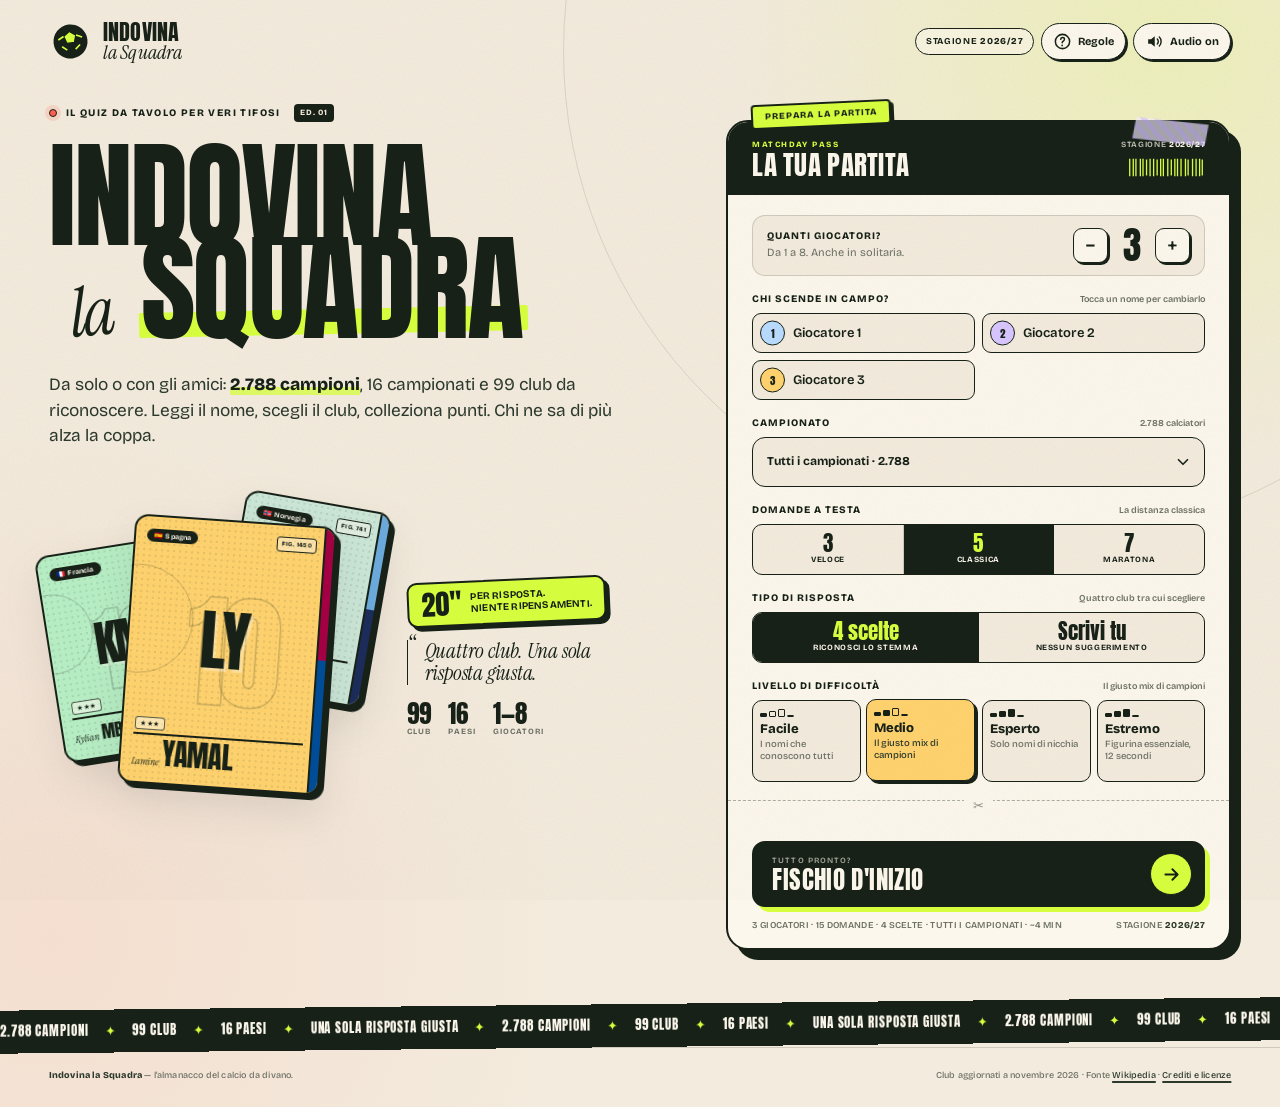
<file: index.html>
<!doctype html>
<html lang="it">
<head>
  <meta charset="utf-8">
  <meta name="viewport" content="width=device-width, initial-scale=1, viewport-fit=cover">
  <meta name="theme-color" content="#f3ebdd">
  <meta name="color-scheme" content="light">
  <meta name="description" content="Indovina la Squadra: il quiz per veri tifosi. Gioca da solo o con gli amici, scegli il campionato e riconosci 2.788 campioni.">
  <title>Indovina la Squadra — Il quiz da tavolo per veri tifosi</title>
  <link rel="icon" href="favicon.svg" type="image/svg+xml">
  <link rel="preconnect" href="https://fonts.googleapis.com">
  <link rel="preconnect" href="https://fonts.gstatic.com" crossorigin>
  <link href="https://fonts.googleapis.com/css2?family=Anton&family=Bricolage+Grotesque:opsz,wght@12..96,400..800&family=Instrument+Serif:ital@0;1&display=swap" rel="stylesheet">
  <link rel="stylesheet" href="styles.css">
</head>
<body data-screen="setup">
  <div class="app">
    <header class="topbar">
      <button class="brand" id="brandBtn" type="button" aria-label="Indovina la Squadra — torna all'inizio">
        <span class="brand-mark" aria-hidden="true">
          <svg viewBox="0 0 48 48" fill="none">
            <circle cx="24" cy="24" r="19" fill="currentColor"/>
            <path d="M24 12.5 31 17.5 28.3 25.8H19.7L17 17.5 24 12.5Z" fill="#d8ff3e" stroke="#172117" stroke-width="1.8"/>
            <path d="m31 17.5 6.4 3.2m-3.2 8-5.5 4.5m-9.4 0L14 28.7m-3.3-8L17 17.5" stroke="#d8ff3e" stroke-width="1.8"/>
          </svg>
        </span>
        <span class="brand-wordmark">Indovina <span>la Squadra</span></span>
      </button>
      <div class="topbar-actions">
        <span class="season-chip">Stagione <strong data-season>2026/27</strong></span>
        <button class="icon-button rules-trigger" id="rulesBtn" type="button" aria-haspopup="dialog">
          <svg viewBox="0 0 24 24" fill="none" aria-hidden="true">
            <circle cx="12" cy="12" r="9" stroke="currentColor" stroke-width="1.9"/>
            <path d="M9.7 9.2c.2-1.3 1.1-2.1 2.4-2.1 1.4 0 2.4.9 2.4 2.2 0 1.1-.6 1.7-1.7 2.4-.9.5-1.2 1-1.2 1.9" stroke="currentColor" stroke-width="1.9" stroke-linecap="round"/>
            <circle cx="11.6" cy="17" r="1.1" fill="currentColor"/>
          </svg>
          <span>Regole</span>
        </button>
        <button class="sound-button" id="soundBtn" type="button" aria-pressed="true">
          <span class="sound-icon" aria-hidden="true">
            <svg viewBox="0 0 24 24" fill="none">
              <path d="M4 9.3v5.4h3.7l4.6 3.8V5.5L7.7 9.3H4Z" fill="currentColor"/>
              <path class="sound-waves" d="M15.5 8.8c1.7 1.7 1.7 4.7 0 6.4M18.1 6.2c3 3 3 8.6 0 11.6" stroke="currentColor" stroke-width="1.8" stroke-linecap="round"/>
              <path class="sound-slash" d="m15 9 5 6" stroke="currentColor" stroke-width="2" stroke-linecap="round"/>
            </svg>
          </span>
          <span class="sound-label">Audio on</span>
        </button>
      </div>
    </header>

    <main class="main">
      <section class="screen setup-screen" data-screen="setup" id="setupScreen">
        <div class="setup-grid">
          <div class="hero">
            <div class="hero-kicker">
              <span class="live-dot" aria-hidden="true"></span>
              <span>Il quiz da tavolo per veri tifosi</span>
              <span class="hero-edition">Ed. 01</span>
            </div>

            <h1 class="hero-title">
              <span class="hero-line hero-line--one">Indovina</span>
              <span class="hero-line hero-line--two"><em>la</em> <span class="highlight-word">Squadra</span></span>
            </h1>

            <p class="hero-desc">
              Da solo o con gli amici: <strong><span data-player-count>2.788</span> campioni</strong>, 16 campionati e 99 club da riconoscere. Leggi il nome, scegli il club, colleziona punti. Chi ne sa di più alza la coppa.
            </p>

            <div class="hero-collage">
              <div class="sticker-stack" id="heroStickerStack" aria-hidden="true"></div>
              <div class="hero-collage-side">
                <div class="scribble-sticker">
                  <span class="scribble-time">20″</span>
                  <span>per risposta.<br>Niente ripensamenti.</span>
                </div>
                <div class="hero-quote">
                  <span class="quote-mark">“</span>
                  <p>Quattro club. Una sola risposta giusta.</p>
                </div>
                <div class="hero-counts">
                  <div><strong data-club-count>99</strong><span>club</span></div>
                  <div><strong data-country-count>16</strong><span>paesi</span></div>
                  <div><strong>1—8</strong><span>giocatori</span></div>
                </div>
              </div>
            </div>
          </div>

          <div class="ticket-shell">
            <div class="ticket-ribbon" aria-hidden="true">Prepara la partita</div>
            <div class="tape tape--top" aria-hidden="true"></div>
            <div class="ticket">
              <div class="ticket-head">
                <div>
                  <span class="ticket-overline">Matchday pass</span>
                  <span class="ticket-title">La tua partita</span>
                </div>
                <div class="ticket-serial">
                  <span>Stagione <b data-season>2026/27</b></span>
                  <svg class="mini-barcode" viewBox="0 0 86 26" aria-hidden="true">
                    <path d="M2 3v20M6 3v20M9 3v20M14 3v20M17 3v20M21 4v18M25 3v20M29 3v20M33 4v18M37 3v20M40 3v20M45 3v20M49 4v18M53 3v20M56 3v20M60 3v20M65 3v20M68 4v18M73 3v20M77 3v20M81 3v20M84 4v18" stroke="currentColor" stroke-width="1.5"/>
                  </svg>
                </div>
              </div>

              <form id="setupForm" class="setup-form" novalidate>
                <div class="ticket-section count-section">
                  <div>
                    <span class="field-label">Quanti giocatori?</span>
                    <p class="field-hint">Da 1 a 8. Anche in solitaria.</p>
                  </div>
                  <div class="stepper">
                    <button type="button" class="stepper-btn" id="countMinus" aria-label="Rimuovi un giocatore">−</button>
                    <output class="stepper-value" id="playerCountOutput" aria-live="polite">3</output>
                    <button type="button" class="stepper-btn" id="countPlus" aria-label="Aggiungi un giocatore">+</button>
                  </div>
                </div>

                <div class="ticket-section names-section">
                  <div class="field-heading">
                    <span class="field-label" id="namesLabel">Chi scende in campo?</span>
                    <span class="field-note" id="namesNote">Tocca un nome per cambiarlo</span>
                  </div>
                  <div class="name-grid" id="nameGrid"></div>
                </div>

                <div class="ticket-section league-section">
                  <div class="field-heading">
                    <span class="field-label">Campionato</span>
                    <span class="field-note" id="leagueNote">Tutti i campionati</span>
                  </div>
                  <div class="select-shell">
                    <select class="league-select" id="leagueSelect" aria-label="Filtra i calciatori per campionato"></select>
                    <span class="select-chevron" aria-hidden="true">
                      <svg viewBox="0 0 24 24" fill="none"><path d="m6 9 6 6 6-6" stroke="currentColor" stroke-width="2.2" stroke-linecap="round" stroke-linejoin="round"/></svg>
                    </span>
                  </div>
                </div>

                <div class="ticket-section solo-section" id="soloSection" hidden>
                  <label class="toggle-row" for="infiniteToggle">
                    <span class="toggle-copy">
                      <span class="field-label">Modalità infinita</span>
                      <span class="field-hint">3 vite. Ogni errore o timeout ne brucia una.</span>
                    </span>
                    <input class="toggle-input" id="infiniteToggle" type="checkbox">
                    <span class="toggle-ui" aria-hidden="true"></span>
                  </label>
                </div>

                <div class="ticket-section" id="questionsSection">
                  <div class="field-heading">
                    <span class="field-label">Domande a testa</span>
                    <span class="field-note" id="questionsNote">La distanza classica</span>
                  </div>
                  <div class="segmented" id="questionsSegment" role="group" aria-label="Numero di domande per giocatore">
                    <button type="button" class="segment" data-value="3" aria-pressed="false">
                      <strong>3</strong><span>Veloce</span>
                    </button>
                    <button type="button" class="segment" data-value="5" aria-pressed="true">
                      <strong>5</strong><span>Classica</span>
                    </button>
                    <button type="button" class="segment" data-value="7" aria-pressed="false">
                      <strong>7</strong><span>Maratona</span>
                    </button>
                  </div>
                </div>

                <div class="ticket-section">
                  <div class="field-heading">
                    <span class="field-label">Tipo di risposta</span>
                    <span class="field-note" id="answerModeNote">Scegli tra quattro club</span>
                  </div>
                  <div class="segmented segmented--two" id="answerModeSegment" role="group" aria-label="Tipo di risposta">
                    <button type="button" class="segment" data-value="choices" aria-pressed="true">
                      <strong>4 scelte</strong><span>Riconosci lo stemma</span>
                    </button>
                    <button type="button" class="segment" data-value="written" aria-pressed="false">
                      <strong>Scrivi tu</strong><span>Nessun suggerimento</span>
                    </button>
                  </div>
                </div>

                <div class="ticket-section">
                  <div class="field-heading">
                    <span class="field-label">Livello di difficoltà</span>
                    <span class="field-note" id="difficultyNote">Il giusto mix</span>
                  </div>
                  <div class="difficulty-grid" id="difficultyGrid" role="group" aria-label="Difficoltà">
                    <button type="button" class="difficulty-card" data-difficulty="facile" aria-pressed="false">
                      <span class="difficulty-bars" aria-hidden="true"><i></i><i></i><i></i><i></i></span>
                      <strong>Facile</strong>
                      <span class="difficulty-desc">I nomi che conoscono tutti</span>
                    </button>
                    <button type="button" class="difficulty-card" data-difficulty="medio" aria-pressed="true">
                      <span class="difficulty-bars" aria-hidden="true"><i></i><i></i><i></i><i></i></span>
                      <strong>Medio</strong>
                      <span class="difficulty-desc">Il giusto mix di campioni</span>
                    </button>
                    <button type="button" class="difficulty-card" data-difficulty="esperto" aria-pressed="false">
                      <span class="difficulty-bars" aria-hidden="true"><i></i><i></i><i></i><i></i></span>
                      <strong>Esperto</strong>
                      <span class="difficulty-desc">Solo nomi di nicchia</span>
                    </button>
                    <button type="button" class="difficulty-card difficulty-card--estremo" data-difficulty="estremo" aria-pressed="false">
                      <span class="difficulty-bars" aria-hidden="true"><i></i><i></i><i></i><i></i></span>
                      <strong>Estremo</strong>
                      <span class="difficulty-desc">Figurina essenziale, 12 secondi</span>
                    </button>
                  </div>
                </div>

                <div class="tear-line" aria-hidden="true">
                  <span>✂</span>
                </div>

                <button class="start-button" id="startButton" type="submit">
                  <span class="start-button-copy">
                    <span class="start-button-kicker" id="startButtonKicker">Tutto pronto?</span>
                    <span class="start-button-label" id="startButtonLabel">Fischio d'inizio</span>
                  </span>
                  <span class="start-button-arrow" aria-hidden="true">
                    <svg viewBox="0 0 24 24" fill="none"><path d="M5 12h13M13 6l6 6-6 6" stroke="currentColor" stroke-width="2.2" stroke-linecap="round" stroke-linejoin="round"/></svg>
                  </span>
                </button>

                <div class="setup-summary">
                  <span id="setupSummary">3 giocatori · 15 domande · ~4 min</span>
                  <span class="summary-season">Stagione <b data-season>2026/27</b></span>
                </div>
              </form>
            </div>
          </div>
        </div>

        <div class="ticker" aria-hidden="true">
          <div class="ticker-track">
            <span>2.788 campioni <b>✦</b> 99 club <b>✦</b> 16 paesi <b>✦</b> una sola risposta giusta <b>✦</b>&nbsp;</span>
            <span>2.788 campioni <b>✦</b> 99 club <b>✦</b> 16 paesi <b>✦</b> una sola risposta giusta <b>✦</b>&nbsp;</span>
            <span>2.788 campioni <b>✦</b> 99 club <b>✦</b> 16 paesi <b>✦</b> una sola risposta giusta <b>✦</b>&nbsp;</span>
            <span>2.788 campioni <b>✦</b> 99 club <b>✦</b> 16 paesi <b>✦</b> una sola risposta giusta <b>✦</b>&nbsp;</span>
          </div>
        </div>
      </section>

      <section class="screen handoff-screen" data-screen="handoff" id="handoffScreen" hidden>
        <div class="stage handoff-stage">
          <div class="handoff-visual" id="handoffVisual"></div>
          <div class="handoff-copy">
            <div class="eyebrow" id="handoffEyebrow">Turno 1 di 3</div>
            <h1 class="handoff-title" tabindex="-1"><span id="handoffLead">Passa il telefono a</span><br><em id="handoffName">Marco</em><span class="big-dot">.</span></h1>
            <p class="handoff-desc" id="handoffDesc">Quando sei pronto, tocca il pulsante. Gli altri: niente sbirciatine.</p>
            <div class="turn-facts">
              <span><strong id="handoffQuestions">1</strong> domanda</span>
              <span><strong id="handoffTime">20″</strong> a risposta</span>
              <span id="handoffMode"><strong>4</strong> club</span>
            </div>
            <button class="primary-button handoff-button" id="startTurnBtn" type="button">
              <span id="startTurnLabel">Sono Marco, si parte</span>
              <span class="button-arrow" aria-hidden="true">
                <svg viewBox="0 0 24 24" fill="none"><path d="M5 12h13M13 6l6 6-6 6" stroke="currentColor" stroke-width="2.2" stroke-linecap="round" stroke-linejoin="round"/></svg>
              </span>
            </button>
            <p class="handoff-footnote"><span class="footnote-star">★</span> Il club è quello attuale, stagione <span data-season>2026/27</span>. Occhio alle trappole.</p>
          </div>
        </div>
      </section>

      <section class="screen game-screen" data-screen="game" id="gameScreen" hidden>
        <div class="stage game-stage">
          <div class="game-meta">
            <div class="turn-chip" id="turnChip">
              <span class="turn-avatar" id="gameAvatar">M</span>
              <span class="turn-chip-copy">
                <span class="turn-chip-label" id="turnChipLabel">Turno di</span>
                <strong id="gamePlayerName">Marco</strong>
              </span>
              <span class="turn-score" id="gameScore">0 pt</span>
            </div>
            <div class="progress-block">
              <div class="progress-dots" id="progressDots" aria-hidden="true"></div>
              <div class="progress-lives" id="progressLives" aria-live="polite" hidden></div>
              <span class="progress-text" id="progressText">Domanda 1 di 5</span>
            </div>
            <div class="timer-dial" id="timerDial" aria-hidden="true">
              <span class="timer-inner">
                <strong id="timerValue">20</strong>
                <small>sec</small>
              </span>
            </div>
            <button class="end-run" id="endRunBtn" type="button" hidden>Termina corsa</button>
          </div>

          <div class="game-grid">
            <div class="game-sticker" id="gameSticker"></div>

            <div class="question-panel">
              <div class="question-panel-head">
                <span class="question-tag">Dove gioca?</span>
                <span class="streak-chip" id="streakChip" hidden></span>
              </div>
              <h2 class="question-title" id="questionTitle" tabindex="-1">Dove gioca <em>Lamine Yamal</em>?</h2>
              <div class="answers" id="answers" role="group" aria-labelledby="questionTitle"></div>
              <form class="written-form" id="writtenForm" hidden>
                <label class="sr-only" for="writtenInput">Scrivi il nome del club</label>
                <div class="written-row">
                  <input class="written-input" id="writtenInput" type="text" name="club" placeholder="Scrivi il club…" autocomplete="off" autocapitalize="off" spellcheck="false" maxlength="48">
                  <button class="written-submit" type="submit">Conferma</button>
                </div>
                <p class="written-note">Un solo tentativo. Poi il club giusto viene mostrato.</p>
              </form>
              <div class="key-hint" id="keyHint">
                <span><kbd>1</kbd>—<kbd>4</kbd> per rispondere</span>
                <span class="key-hint-time">Più veloce = più punti</span>
              </div>
            </div>
          </div>
        </div>
      </section>

      <section class="screen summary-screen" data-screen="summary" id="summaryScreen" hidden>
        <div class="stage summary-stage">
          <div class="summary-head">
            <div class="eyebrow" id="summaryEyebrow">Turno 1 concluso</div>
            <h1 class="summary-title" tabindex="-1" id="summaryTitle">Che turno, <em>Marco</em>.</h1>
            <p class="summary-desc" id="summaryDesc">Un turno da ricordare.</p>
          </div>
          <div class="summary-grid">
            <div class="summary-left">
              <div class="summary-score-card">
                <span class="summary-score-label">Punti guadagnati</span>
                <strong class="summary-score-value" id="summaryPoints">+420</strong>
                <span class="summary-score-total" id="summaryTotal">Totale: 420 pt</span>
                <span class="summary-score-stamp" aria-hidden="true">Round<br>completo</span>
              </div>
              <div class="summary-stats" id="summaryStats"></div>
              <div class="summary-cta">
                <button class="primary-button" id="summaryNextBtn" type="button">
                  <span id="summaryNextLabel">Passa a Giulia</span>
                  <span class="button-arrow" aria-hidden="true">
                    <svg viewBox="0 0 24 24" fill="none"><path d="M5 12h13M13 6l6 6-6 6" stroke="currentColor" stroke-width="2.2" stroke-linecap="round" stroke-linejoin="round"/></svg>
                  </span>
                </button>
                <p class="summary-next-note" id="summaryNextNote">La classifica si aggiorna. Niente scuse.</p>
              </div>
            </div>
            <aside class="leaderboard-card">
              <div class="leaderboard-head">
                <div>
                  <span class="leaderboard-kicker">La classifica</span>
                  <h2>Dopo il round <span id="leaderboardTurn">1</span></h2>
                </div>
                <span class="leaderboard-live"><i></i> live</span>
              </div>
              <div class="leaderboard-list" id="leaderboardList"></div>
            </aside>
          </div>
        </div>
      </section>

      <section class="screen final-screen" data-screen="final" id="finalScreen" hidden>
        <div class="stage final-stage">
          <div class="final-head">
            <div class="eyebrow">Fischio finale</div>
            <h1 class="final-title" tabindex="-1" id="finalTitle">C'è un campione.</h1>
            <p class="final-desc" id="finalDesc">La classifica finale, senza appello.</p>
          </div>

          <div class="final-grid">
            <div class="final-winner">
              <div class="winner-card" id="winnerCard"></div>
              <div class="final-actions">
                <button class="primary-button" id="rematchBtn" type="button">
                  <span>Rivincita</span>
                  <span class="button-arrow" aria-hidden="true">
                    <svg viewBox="0 0 24 24" fill="none"><path d="M5 12h13M13 6l6 6-6 6" stroke="currentColor" stroke-width="2.2" stroke-linecap="round" stroke-linejoin="round"/></svg>
                  </span>
                </button>
                <button class="secondary-button" id="shareBtn" type="button">
                  <svg viewBox="0 0 24 24" fill="none" aria-hidden="true"><path d="M12 15V4m0 0L8 8m4-4 4 4M5 13v5a2 2 0 0 0 2 2h10a2 2 0 0 0 2-2v-5" stroke="currentColor" stroke-width="1.9" stroke-linecap="round" stroke-linejoin="round"/></svg>
                  Condividi
                </button>
                <button class="text-button" id="newGameBtn" type="button">Nuova partita</button>
              </div>
            </div>

            <div class="final-side">
              <div class="podium-card">
                <div class="podium-head">
                  <span class="leaderboard-kicker">Sul podio</span>
                  <h2>La foto di rito</h2>
                </div>
                <div class="podium" id="podium"></div>
              </div>
              <div class="ranking-card">
                <div class="ranking-head">
                  <div>
                    <span class="leaderboard-kicker">Tutti i numeri</span>
                    <h2>Classifica completa</h2>
                  </div>
                  <span class="ranking-season">Stagione <b data-season>2026/27</b></span>
                </div>
                <div class="ranking-list" id="rankingList"></div>
              </div>
            </div>
          </div>
        </div>
      </section>
    </main>

    <footer class="site-footer">
      <span><strong>Indovina la Squadra</strong> — l'almanacco del calcio da divano.</span>
      <span>Club aggiornati a <span id="dataUpdated">novembre 2026</span> · Fonte <a href="https://en.wikipedia.org/" target="_blank" rel="noopener noreferrer">Wikipedia</a> · <a href="credits.html">Crediti e licenze</a></span>
    </footer>
  </div>

  <dialog class="rules-dialog" id="rulesDialog">
    <div class="rules-sheet">
      <button class="dialog-close" id="closeRulesBtn" type="button" aria-label="Chiudi le regole">
        <svg viewBox="0 0 24 24" fill="none" aria-hidden="true"><path d="m6 6 12 12M18 6 6 18" stroke="currentColor" stroke-width="2.2" stroke-linecap="round"/></svg>
      </button>
      <div class="rules-head">
        <span class="rules-sticker">Come si gioca</span>
        <h2>Un telefono.<br><em>Zero scuse.</em></h2>
        <p>Si gioca a round alternati: ogni persona risponde a una domanda, poi passa il telefono al prossimo. Il giro riparte fino alla fine delle domande. Da soli si gioca dritto, senza passaggi.</p>
      </div>
      <ol class="rules-steps">
        <li>
          <span class="rule-number">01</span>
          <div><strong>Un round, una domanda</strong><p>Ogni persona prende il telefono, risponde e lo passa al prossimo. Poi si riparte dall'inizio per il round successivo.</p></div>
        </li>
        <li>
          <span class="rule-number">02</span>
          <div><strong>Riconosci il campione</strong><p>Guarda la figurina, poi scegli il club attuale tra quattro opzioni oppure scrivi tu il nome, senza suggerimenti.</p></div>
        </li>
        <li>
          <span class="rule-number">03</span>
          <div><strong>Fai punti, non rumore</strong><p>Risposta esatta: 100 punti. Velocità, serie e risposta scritta valgono un bel bonus. La serie non si azzera tra un round e l'altro.</p></div>
        </li>
      </ol>
      <div class="rules-score">
        <div><span>Risposta esatta</span><strong>+100</strong></div>
        <div><span>Bonus velocità</span><strong>fino a +50</strong></div>
        <div><span>Bonus serie</span><strong>fino a +60</strong></div>
        <div><span>Risposta scritta</span><strong>+50</strong></div>
      </div>
      <p class="rules-note"><span id="rulesTime">20 secondi</span> per ogni domanda. Se sbagli o finisci il tempo, la serie riparte da zero e il club giusto viene mostrato.</p>
      <p class="rules-solo"><span>Da solo?</span> Scegli un campionato, oppure accendi la modalità infinita: hai <strong>3 vite</strong> e la corsa continua finché non le perdi tutte.</p>
      <p class="rules-legal">Gli stemmi dei club appartengono ai rispettivi titolari e sono usati solo per identificare le squadre. <a href="credits.html">Crediti e licenze</a>.</p>
      <button class="primary-button rules-ok" id="rulesOkBtn" type="button">
        <span>Ho capito, si gioca</span>
        <span class="button-arrow" aria-hidden="true">
          <svg viewBox="0 0 24 24" fill="none"><path d="M5 12h13M13 6l6 6-6 6" stroke="currentColor" stroke-width="2.2" stroke-linecap="round" stroke-linejoin="round"/></svg>
        </span>
      </button>
      <button class="rules-abort" id="abortGameBtn" type="button" hidden>Abbandona la partita</button>
    </div>
  </dialog>

  <div class="feedback" id="feedback" hidden aria-live="assertive"></div>
  <canvas class="confetti" id="confetti" aria-hidden="true"></canvas>
  <div class="toast" id="toast" role="status" aria-live="polite"></div>

  <noscript>
    <div class="noscript">Per giocare serve JavaScript: attivalo e ricarica la pagina.</div>
  </noscript>

  <script src="game-data.js"></script>
  <script src="app.js"></script>
</body>
</html>
</file>
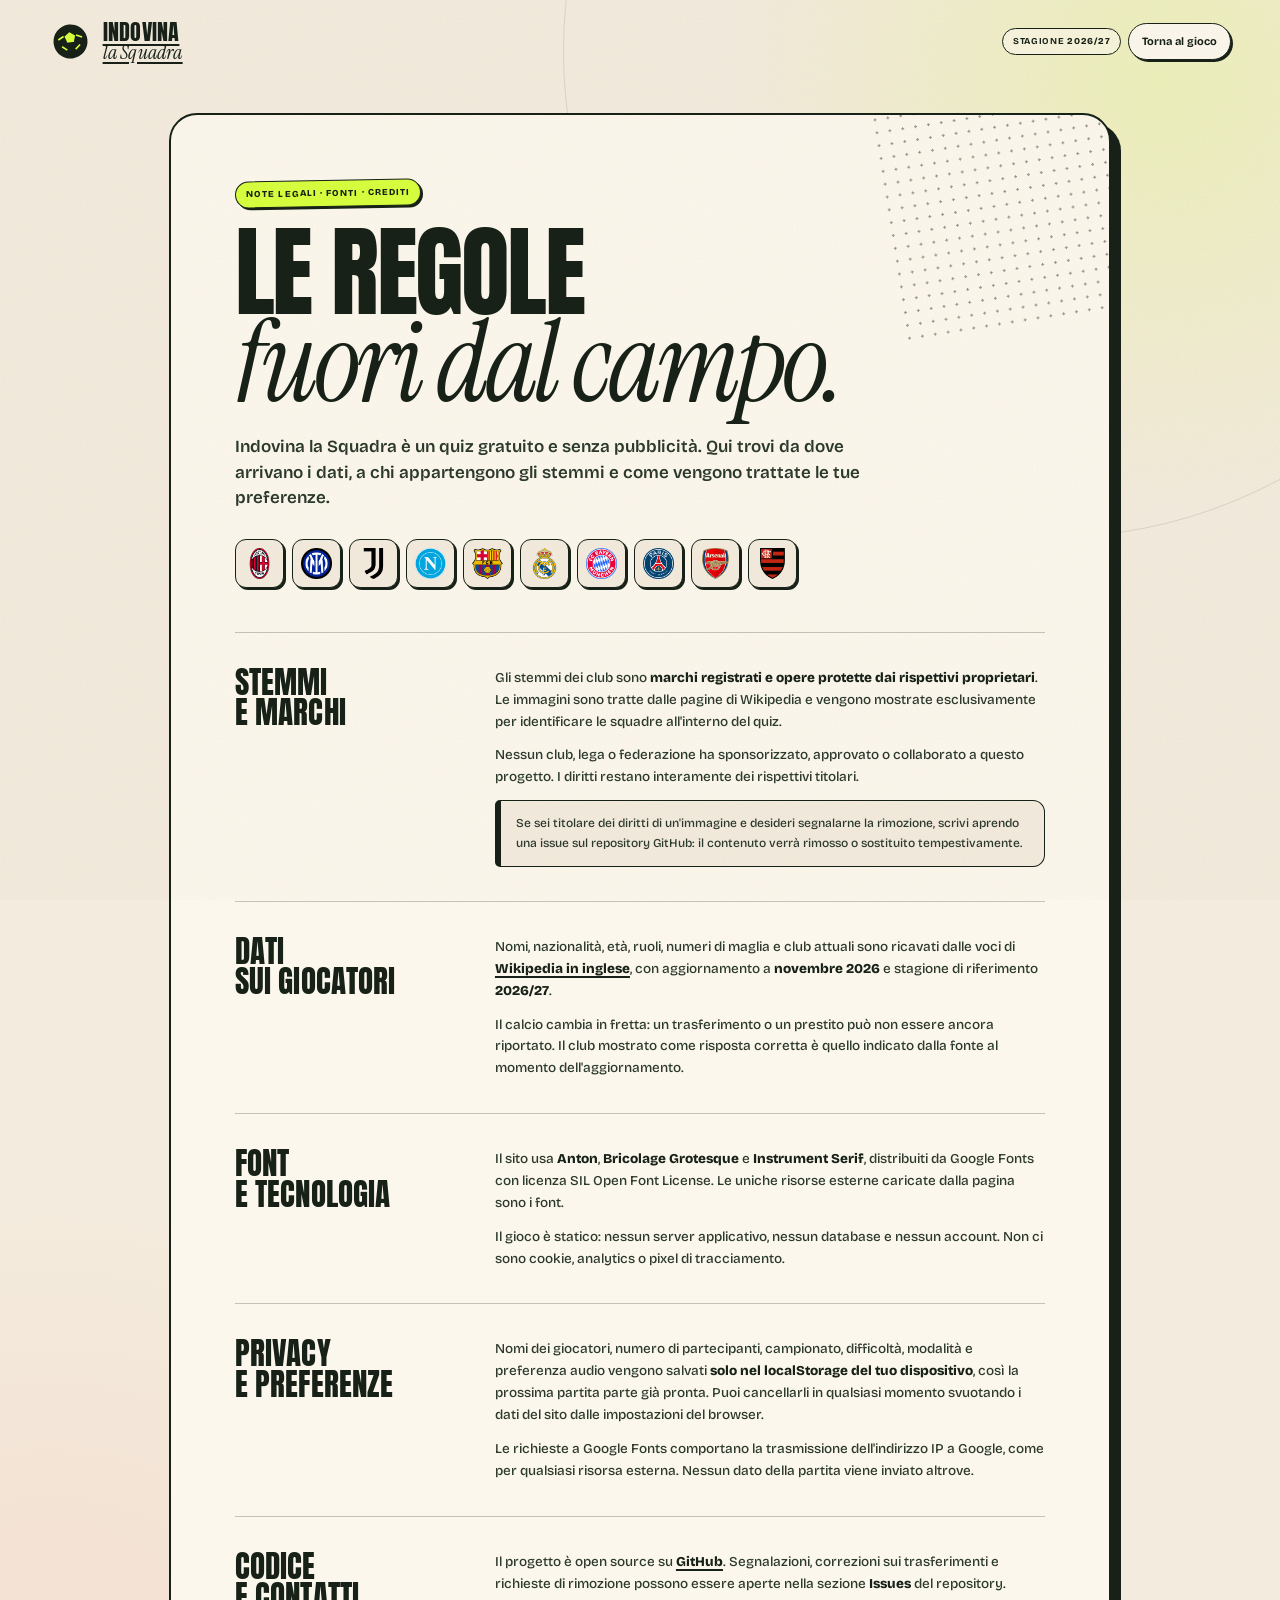
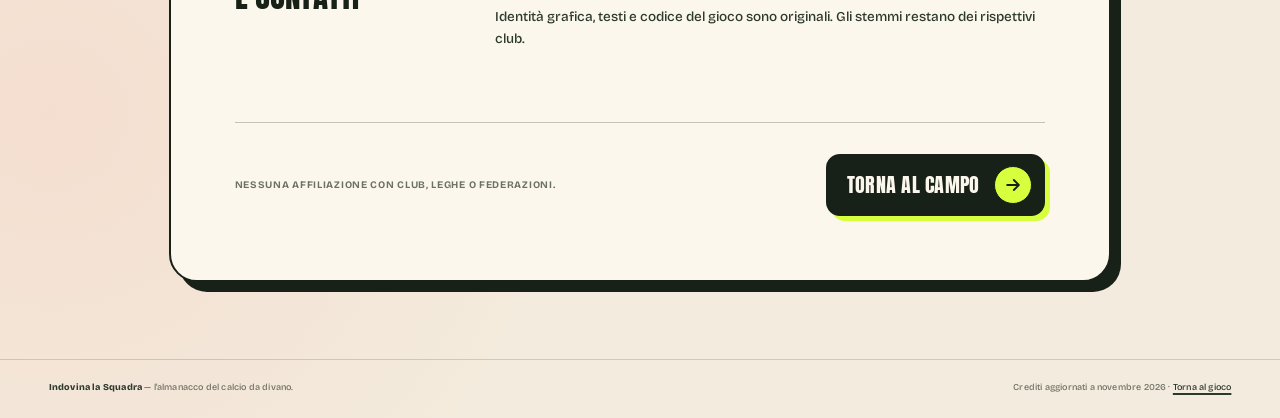
<file: credits.html>
<!DOCTYPE html>
<html lang="it">
<head>
  <meta charset="utf-8">
  <meta name="viewport" content="width=device-width, initial-scale=1, viewport-fit=cover">
  <meta name="theme-color" content="#f3ebdd">
  <meta name="color-scheme" content="light">
  <meta name="description" content="Crediti, fonti e note legali di Indovina la Squadra.">
  <title>Crediti e licenze — Indovina la Squadra</title>
  <link rel="icon" href="favicon.svg" type="image/svg+xml">
  <link rel="preconnect" href="https://fonts.googleapis.com">
  <link rel="preconnect" href="https://fonts.gstatic.com" crossorigin>
  <link href="https://fonts.googleapis.com/css2?family=Anton&family=Bricolage+Grotesque:opsz,wght@12..96,400..800&family=Instrument+Serif:ital@0;1&display=swap" rel="stylesheet">
  <link rel="stylesheet" href="styles.css">
</head>
<body class="legal-page" data-screen="credits">
  <div class="app">
    <header class="topbar">
      <a class="brand" href="index.html" aria-label="Indovina la Squadra — torna al gioco">
        <span class="brand-mark" aria-hidden="true">
          <svg viewBox="0 0 48 48" fill="none">
            <circle cx="24" cy="24" r="19" fill="currentColor"/>
            <path d="M24 12.5 31 17.5 28.3 25.8H19.7L17 17.5 24 12.5Z" fill="#d8ff3e" stroke="#172117" stroke-width="1.8"/>
            <path d="m31 17.5 6.4 3.2m-3.2 8-5.5 4.5m-9.4 0L14 28.7m-3.3-8L17 17.5" stroke="#d8ff3e" stroke-width="1.8"/>
          </svg>
        </span>
        <span class="brand-wordmark">Indovina <span>la Squadra</span></span>
      </a>
      <div class="topbar-actions">
        <span class="season-chip">Stagione <strong>2026/27</strong></span>
        <a class="legal-top-link" href="index.html">Torna al gioco</a>
      </div>
    </header>

    <main class="legal-main">
      <article class="legal-sheet">
        <span class="legal-kicker">Note legali · Fonti · Crediti</span>
        <h1 class="legal-title">Le regole<br><em>fuori dal campo.</em></h1>
        <p class="legal-lede">Indovina la Squadra è un quiz gratuito e senza pubblicità. Qui trovi da dove arrivano i dati, a chi appartengono gli stemmi e come vengono trattate le tue preferenze.</p>

        <div class="legal-crests" aria-label="Alcuni degli stemmi presenti nel gioco">
          <span><img src="assets/logos/mil.png" alt="Milan" loading="lazy"></span>
          <span><img src="assets/logos/int.png" alt="Inter" loading="lazy"></span>
          <span><img src="assets/logos/juv.png" alt="Juventus" loading="lazy"></span>
          <span><img src="assets/logos/nap.png" alt="Napoli" loading="lazy"></span>
          <span><img src="assets/logos/bar.png" alt="Barcellona" loading="lazy"></span>
          <span><img src="assets/logos/rma.png" alt="Real Madrid" loading="lazy"></span>
          <span><img src="assets/logos/bay.png" alt="Bayern Monaco" loading="lazy"></span>
          <span><img src="assets/logos/psg.png" alt="Paris Saint-Germain" loading="lazy"></span>
          <span><img src="assets/logos/ars.png" alt="Arsenal" loading="lazy"></span>
          <span><img src="assets/logos/fla.png" alt="Flamengo" loading="lazy"></span>
        </div>

        <section class="legal-section">
          <h2>Stemmi<br>e marchi</h2>
          <div>
            <p>Gli stemmi dei club sono <strong>marchi registrati e opere protette dai rispettivi proprietari</strong>. Le immagini sono tratte dalle pagine di Wikipedia e vengono mostrate esclusivamente per identificare le squadre all'interno del quiz.</p>
            <p>Nessun club, lega o federazione ha sponsorizzato, approvato o collaborato a questo progetto. I diritti restano interamente dei rispettivi titolari.</p>
            <p class="legal-note">Se sei titolare dei diritti di un'immagine e desideri segnalarne la rimozione, scrivi aprendo una issue sul repository GitHub: il contenuto verrà rimosso o sostituito tempestivamente.</p>
          </div>
        </section>

        <section class="legal-section">
          <h2>Dati<br>sui giocatori</h2>
          <div>
            <p>Nomi, nazionalità, età, ruoli, numeri di maglia e club attuali sono ricavati dalle voci di <a href="https://en.wikipedia.org/" target="_blank" rel="noopener noreferrer">Wikipedia in inglese</a>, con aggiornamento a <strong>novembre 2026</strong> e stagione di riferimento <strong>2026/27</strong>.</p>
            <p>Il calcio cambia in fretta: un trasferimento o un prestito può non essere ancora riportato. Il club mostrato come risposta corretta è quello indicato dalla fonte al momento dell'aggiornamento.</p>
          </div>
        </section>

        <section class="legal-section">
          <h2>Font<br>e tecnologia</h2>
          <div>
            <p>Il sito usa <strong>Anton</strong>, <strong>Bricolage Grotesque</strong> e <strong>Instrument Serif</strong>, distribuiti da Google Fonts con licenza SIL Open Font License. Le uniche risorse esterne caricate dalla pagina sono i font.</p>
            <p>Il gioco è statico: nessun server applicativo, nessun database e nessun account. Non ci sono cookie, analytics o pixel di tracciamento.</p>
          </div>
        </section>

        <section class="legal-section">
          <h2>Privacy<br>e preferenze</h2>
          <div>
            <p>Nomi dei giocatori, numero di partecipanti, campionato, difficoltà, modalità e preferenza audio vengono salvati <strong>solo nel localStorage del tuo dispositivo</strong>, così la prossima partita parte già pronta. Puoi cancellarli in qualsiasi momento svuotando i dati del sito dalle impostazioni del browser.</p>
            <p>Le richieste a Google Fonts comportano la trasmissione dell'indirizzo IP a Google, come per qualsiasi risorsa esterna. Nessun dato della partita viene inviato altrove.</p>
          </div>
        </section>

        <section class="legal-section">
          <h2>Codice<br>e contatti</h2>
          <div>
            <p>Il progetto è open source su <a href="https://github.com/Derus000002/indovina-la-squadra" target="_blank" rel="noopener noreferrer">GitHub</a>. Segnalazioni, correzioni sui trasferimenti e richieste di rimozione possono essere aperte nella sezione <strong>Issues</strong> del repository.</p>
            <p>Identità grafica, testi e codice del gioco sono originali. Gli stemmi restano dei rispettivi club.</p>
          </div>
        </section>

        <div class="legal-back-row">
          <span class="legal-back-note">Nessuna affiliazione con club, leghe o federazioni.</span>
          <a class="primary-button legal-cta" href="index.html">
            <span>Torna al campo</span>
            <span class="button-arrow" aria-hidden="true">
              <svg viewBox="0 0 24 24" fill="none"><path d="M5 12h13M13 6l6 6-6 6" stroke="currentColor" stroke-width="2.2" stroke-linecap="round" stroke-linejoin="round"/></svg>
            </span>
          </a>
        </div>
      </article>
    </main>

    <footer class="site-footer">
      <span><strong>Indovina la Squadra</strong> — l'almanacco del calcio da divano.</span>
      <span>Crediti aggiornati a novembre 2026 · <a href="index.html">Torna al gioco</a></span>
    </footer>
  </div>
</body>
</html>
</file>
<file: styles.css>
/* =========================================================
   INDOVINA LA SQUADRA — almanacco illustrato del calcio
   ========================================================= */

:root {
  --paper: #f3ebdd;
  --paper-2: #fcf7ec;
  --paper-3: #efe4d0;
  --ink: #172117;
  --ink-soft: #2c392d;
  --muted: #6d7164;
  --lime: #d8ff3e;
  --lime-deep: #b8e326;
  --coral: #ff604d;
  --sky: #b9dcff;
  --lavender: #d8c6ff;
  --amber: #ffd36e;
  --mint: #b8efc5;
  --line: rgba(23, 33, 23, 0.16);
  --shadow: 8px 8px 0 var(--ink);
  --font-display: "Anton", "Arial Narrow", Impact, sans-serif;
  --font-body: "Bricolage Grotesque", "Trebuchet MS", sans-serif;
  --font-serif: "Instrument Serif", Georgia, serif;
  --ease-out: cubic-bezier(0.2, 0.8, 0.2, 1);
  --ease-spring: cubic-bezier(0.34, 1.56, 0.64, 1);
}

*,
*::before,
*::after {
  box-sizing: border-box;
}

html {
  scroll-behavior: smooth;
  -webkit-text-size-adjust: 100%;
}

body {
  margin: 0;
  min-width: 320px;
  min-height: 100vh;
  overflow-x: hidden;
  background:
    radial-gradient(circle at 91% 4%, rgba(216, 255, 62, 0.22), transparent 27rem),
    radial-gradient(circle at 4% 85%, rgba(255, 96, 77, 0.09), transparent 32rem),
    var(--paper);
  color: var(--ink);
  font-family: var(--font-body);
  font-size: 16px;
  line-height: 1.45;
  font-optical-sizing: auto;
  -webkit-font-smoothing: antialiased;
  text-rendering: optimizeLegibility;
}

body::before {
  content: "";
  position: fixed;
  inset: 0;
  z-index: 90;
  pointer-events: none;
  opacity: 0.15;
  mix-blend-mode: multiply;
  background-image: url("data:image/svg+xml,%3Csvg xmlns='http://www.w3.org/2000/svg' width='240' height='240'%3E%3Cfilter id='n'%3E%3CfeTurbulence type='fractalNoise' baseFrequency='.82' numOctaves='4' stitchTiles='stitch'/%3E%3C/filter%3E%3Crect width='100%25' height='100%25' filter='url(%23n)' opacity='.52'/%3E%3C/svg%3E");
}

body::after {
  content: "";
  position: fixed;
  z-index: 0;
  width: min(76vw, 1050px);
  aspect-ratio: 1;
  top: -34vw;
  right: -20vw;
  border: 1.5px solid rgba(23, 33, 23, 0.11);
  border-radius: 50%;
  pointer-events: none;
}

body[data-screen="game"] .site-footer,
body[data-screen="handoff"] .site-footer,
body[data-screen="summary"] .site-footer {
  display: none;
}

::selection {
  background: var(--lime);
  color: var(--ink);
}

button,
input {
  font: inherit;
  color: inherit;
}

button {
  cursor: pointer;
  -webkit-tap-highlight-color: transparent;
  touch-action: manipulation;
}

button:focus-visible,
input:focus-visible,
a:focus-visible,
[tabindex="0"]:focus-visible {
  outline: 3px solid var(--coral);
  outline-offset: 3px;
}

button:disabled {
  cursor: default;
}

h1,
h2,
h3,
p {
  margin: 0;
}

a {
  color: inherit;
  text-decoration-thickness: 1.5px;
  text-underline-offset: 3px;
}

svg {
  display: block;
}

.sr-only {
  position: absolute !important;
  width: 1px;
  height: 1px;
  padding: 0;
  margin: -1px;
  overflow: hidden;
  clip: rect(0, 0, 0, 0);
  white-space: nowrap;
  border: 0;
}

.app {
  position: relative;
  z-index: 1;
  display: flex;
  flex-direction: column;
  min-height: 100vh;
}

.main {
  flex: 1;
  width: 100%;
  max-width: 1380px;
  margin: 0 auto;
  padding: 0 clamp(18px, 3.8vw, 54px) 38px;
}

/* ---------------------------------------------------------
   TOP BAR
   --------------------------------------------------------- */

.topbar {
  width: 100%;
  max-width: 1380px;
  margin: 0 auto;
  padding: 20px clamp(18px, 3.8vw, 54px) 16px;
  display: flex;
  align-items: center;
  justify-content: space-between;
  gap: 18px;
}

.brand {
  display: inline-flex;
  align-items: center;
  gap: 11px;
  padding: 0;
  border: 0;
  background: none;
  text-align: left;
}

.brand-mark {
  width: 43px;
  height: 43px;
  color: var(--ink);
  transform: rotate(-7deg);
  transition: transform 0.35s var(--ease-spring);
}

.brand:hover .brand-mark {
  transform: rotate(5deg) scale(1.05);
}

.brand-wordmark {
  display: flex;
  flex-direction: column;
  font-family: var(--font-display);
  font-size: 22px;
  line-height: 0.9;
  letter-spacing: 0.01em;
  text-transform: uppercase;
}

.brand-wordmark span {
  margin-top: 2px;
  font-family: var(--font-serif);
  font-size: 20px;
  font-style: italic;
  font-weight: 400;
  letter-spacing: 0.01em;
  text-transform: none;
}

.topbar-actions {
  display: flex;
  align-items: center;
  gap: 7px;
}

.season-chip {
  padding: 6px 10px;
  border: 1.5px solid var(--ink);
  border-radius: 999px;
  background: rgba(252, 247, 236, 0.6);
  font-size: 9px;
  font-weight: 700;
  letter-spacing: 0.08em;
  text-transform: uppercase;
  white-space: nowrap;
}

.season-chip strong {
  font-weight: 800;
}

.icon-button,
.sound-button {
  min-height: 37px;
  border: 1.5px solid var(--ink);
  border-radius: 999px;
  background: var(--paper-2);
  box-shadow: 2px 2px 0 var(--ink);
  display: inline-flex;
  align-items: center;
  justify-content: center;
  gap: 6px;
  padding: 7px 11px;
  font-size: 11px;
  font-weight: 700;
  transition: transform 0.18s var(--ease-out), box-shadow 0.18s var(--ease-out), background 0.18s;
}

.icon-button:hover,
.sound-button:hover {
  background: var(--lime);
  transform: translate(-1px, -1px);
  box-shadow: 3px 3px 0 var(--ink);
}

.icon-button:active,
.sound-button:active {
  transform: translate(1px, 1px);
  box-shadow: 1px 1px 0 var(--ink);
}

.icon-button svg,
.sound-icon svg {
  width: 19px;
  height: 19px;
}

.sound-icon {
  display: inline-flex;
}

.sound-slash {
  display: none;
}

.sound-button.is-muted {
  color: var(--muted);
  background: var(--paper-3);
}

.sound-button.is-muted .sound-waves {
  display: none;
}

.sound-button.is-muted .sound-slash {
  display: block;
}

/* ---------------------------------------------------------
   SCREENS
   --------------------------------------------------------- */

.screen {
  display: none;
}

.screen.is-active {
  display: block;
  animation: screenIn 0.42s var(--ease-out) both;
}

/* ---------------------------------------------------------
   SETUP / HERO
   --------------------------------------------------------- */

.setup-grid {
  display: grid;
  grid-template-columns: minmax(0, 1fr) minmax(440px, 505px);
  gap: clamp(36px, 5.5vw, 88px);
  align-items: start;
  padding-top: clamp(8px, 2.6vh, 30px);
}

.hero {
  min-width: 0;
  padding-top: 2px;
}

.hero-kicker {
  display: flex;
  align-items: center;
  flex-wrap: wrap;
  gap: 9px;
  margin-bottom: clamp(20px, 3vh, 34px);
  font-size: 10px;
  font-weight: 800;
  line-height: 1.2;
  letter-spacing: 0.14em;
  text-transform: uppercase;
}

.live-dot {
  width: 8px;
  height: 8px;
  flex: none;
  border: 1px solid var(--ink);
  border-radius: 50%;
  background: var(--coral);
  box-shadow: 0 0 0 4px rgba(255, 96, 77, 0.16);
  animation: livePulse 2.2s ease-in-out infinite;
}

.hero-edition {
  margin-left: 4px;
  padding: 4px 6px;
  border-radius: 4px;
  background: var(--ink);
  color: var(--paper);
  font-size: 8px;
  letter-spacing: 0.11em;
}

.hero-title {
  position: relative;
  z-index: 1;
  font-family: var(--font-display);
  font-size: clamp(68px, 9.2vw, 145px);
  font-weight: 400;
  line-height: 0.79;
  letter-spacing: -0.018em;
  text-transform: uppercase;
}

.hero-line {
  display: block;
  width: fit-content;
}

.hero-line--two {
  margin-left: clamp(8px, 1.7vw, 24px);
}

.hero-line em {
  position: relative;
  display: inline-block;
  margin-right: 0.04em;
  font-family: var(--font-serif);
  font-size: 0.58em;
  font-style: italic;
  font-weight: 400;
  line-height: 0.7;
  letter-spacing: -0.045em;
  text-transform: lowercase;
  transform: rotate(-5deg) translateY(-0.04em);
}

.highlight-word {
  position: relative;
  z-index: 0;
  display: inline-block;
}

.highlight-word::after {
  content: "";
  position: absolute;
  z-index: -1;
  left: -0.02em;
  right: -0.05em;
  bottom: 0.015em;
  height: 0.21em;
  border-radius: 2px;
  background: var(--lime);
  transform: rotate(-1.2deg);
}

.hero-desc {
  max-width: 590px;
  margin-top: clamp(25px, 3.7vh, 42px);
  color: var(--ink-soft);
  font-size: clamp(16px, 1.35vw, 19px);
  line-height: 1.48;
  text-wrap: pretty;
}

.hero-desc strong {
  font-weight: 800;
  color: var(--ink);
  background: linear-gradient(transparent 62%, rgba(216, 255, 62, 0.75) 0);
}

.hero-collage {
  position: relative;
  display: flex;
  align-items: center;
  gap: clamp(14px, 2.5vw, 30px);
  min-height: 338px;
  margin-top: clamp(32px, 4.5vh, 54px);
}

.sticker-stack {
  position: relative;
  flex: none;
  width: clamp(280px, 26vw, 328px);
  height: 326px;
}

.stack-card {
  position: absolute;
  width: 198px;
  filter: drop-shadow(0 16px 18px rgba(23, 33, 23, 0.09));
}

.stack-card .player-sticker {
  box-shadow: 5px 5px 0 var(--ink);
  border-radius: 14px;
}

.stack-card--back-left {
  z-index: 1;
  top: 49px;
  left: 0;
  width: 157px;
  transform: rotate(-9deg);
  animation: floatBackLeft 7.5s ease-in-out infinite;
}

.stack-card--back-right {
  z-index: 2;
  top: 5px;
  right: 0;
  width: 148px;
  transform: rotate(10deg);
  animation: floatBackRight 8.5s ease-in-out infinite;
}

.stack-card--front {
  z-index: 3;
  top: 25px;
  left: 77px;
  width: 202px;
  transform: rotate(4deg);
  animation: floatFront 6.5s ease-in-out infinite;
}

.stack-card .sticker-meta {
  display: none;
}

.hero-collage-side {
  display: flex;
  flex-direction: column;
  align-items: flex-start;
  gap: 16px;
  min-width: 0;
}

.scribble-sticker {
  display: flex;
  align-items: center;
  gap: 9px;
  padding: 9px 12px;
  border: 2px solid var(--ink);
  border-radius: 10px;
  background: var(--lime);
  box-shadow: 4px 4px 0 var(--ink);
  font-size: 10px;
  font-weight: 700;
  line-height: 1.15;
  letter-spacing: 0.02em;
  text-transform: uppercase;
  transform: rotate(-2.5deg);
}

.scribble-time {
  font-family: var(--font-display);
  font-size: 28px;
  font-weight: 400;
  line-height: 0.8;
  color: var(--ink);
}

.hero-quote {
  position: relative;
  max-width: 235px;
  padding-left: 17px;
  border-left: 1.5px solid var(--ink);
}

.quote-mark {
  position: absolute;
  top: -7px;
  left: 2px;
  font-family: var(--font-serif);
  font-size: 26px;
  line-height: 1;
}

.hero-quote p {
  font-family: var(--font-serif);
  font-size: 21px;
  font-style: italic;
  line-height: 1.08;
  letter-spacing: -0.01em;
}

.hero-counts {
  display: flex;
  flex-wrap: wrap;
  gap: 14px 17px;
  margin-top: 2px;
}

.hero-counts div {
  display: flex;
  flex-direction: column;
  gap: 1px;
}

.hero-counts strong {
  font-family: var(--font-display);
  font-size: 25px;
  font-weight: 400;
  line-height: 0.9;
}

.hero-counts span {
  color: var(--muted);
  font-size: 8px;
  font-weight: 700;
  letter-spacing: 0.13em;
  text-transform: uppercase;
}

/* ---------------------------------------------------------
   TICKET / SETUP FORM
   --------------------------------------------------------- */

.ticket-shell {
  position: relative;
  padding-top: 18px;
  max-width: 505px;
  justify-self: end;
  width: 100%;
}

.ticket-ribbon {
  position: absolute;
  z-index: 5;
  top: 0;
  left: 25px;
  padding: 6px 12px;
  border: 2px solid var(--ink);
  border-radius: 4px;
  background: var(--lime);
  box-shadow: 3px 3px 0 var(--ink);
  font-size: 9px;
  font-weight: 800;
  letter-spacing: 0.12em;
  line-height: 1;
  text-transform: uppercase;
  transform: rotate(-2.6deg);
}

.tape {
  position: absolute;
  z-index: 6;
  top: 18px;
  right: 23px;
  width: 75px;
  height: 23px;
  opacity: 0.82;
  background: repeating-linear-gradient(
    45deg,
    rgba(216, 198, 255, 0.92) 0 5px,
    rgba(245, 237, 255, 0.78) 5px 10px
  );
  transform: rotate(5deg);
  clip-path: polygon(3% 0, 100% 6%, 97% 100%, 0 94%);
}

.ticket {
  position: relative;
  overflow: hidden;
  border: 2px solid var(--ink);
  border-radius: 22px;
  background: var(--paper-2);
  box-shadow: 10px 10px 0 var(--ink);
}

.ticket-head {
  display: flex;
  justify-content: space-between;
  align-items: center;
  gap: 14px;
  padding: 17px 24px 16px;
  background: var(--ink);
  color: var(--paper-2);
}

.ticket-overline {
  display: block;
  color: var(--lime);
  font-size: 8px;
  font-weight: 800;
  letter-spacing: 0.18em;
  line-height: 1;
  text-transform: uppercase;
}

.ticket-title {
  display: block;
  margin-top: 3px;
  font-family: var(--font-display);
  font-size: 27px;
  line-height: 0.95;
  letter-spacing: 0.01em;
  text-transform: uppercase;
}

.ticket-serial {
  display: flex;
  flex-direction: column;
  align-items: flex-end;
  gap: 5px;
  color: rgba(252, 247, 236, 0.72);
  font-size: 8px;
  font-weight: 700;
  letter-spacing: 0.08em;
  text-align: right;
  text-transform: uppercase;
}

.ticket-serial b {
  color: var(--paper-2);
  font-weight: 800;
}

.mini-barcode {
  width: 78px;
  height: 23px;
  color: var(--lime);
}

.setup-form {
  padding: 20px 24px 16px;
}

.ticket-section {
  margin-bottom: 17px;
}

.ticket-section:last-of-type {
  margin-bottom: 0;
}

.count-section {
  display: flex;
  align-items: center;
  justify-content: space-between;
  gap: 14px;
  padding: 12px 14px;
  border: 1.5px solid var(--line);
  border-radius: 13px;
  background: var(--paper);
}

.field-label {
  display: block;
  font-size: 10px;
  font-weight: 800;
  letter-spacing: 0.1em;
  line-height: 1.2;
  text-transform: uppercase;
}

.field-hint {
  margin-top: 4px;
  color: var(--muted);
  font-size: 11px;
  line-height: 1.3;
}

.field-heading {
  display: flex;
  align-items: baseline;
  justify-content: space-between;
  gap: 10px;
  margin-bottom: 8px;
}

.field-note {
  color: var(--muted);
  font-size: 9px;
  font-weight: 600;
  line-height: 1.2;
  text-align: right;
}

.stepper {
  display: flex;
  align-items: center;
  gap: 8px;
  flex: none;
}

.stepper-btn {
  display: grid;
  place-items: center;
  width: 35px;
  height: 35px;
  border: 1.5px solid var(--ink);
  border-radius: 9px;
  background: var(--paper-2);
  box-shadow: 2px 2px 0 var(--ink);
  font-family: var(--font-body);
  font-size: 21px;
  font-weight: 500;
  line-height: 1;
  transition: transform 0.15s, box-shadow 0.15s, background 0.15s;
}

.stepper-btn:hover {
  background: var(--lime);
  transform: translate(-1px, -1px);
  box-shadow: 3px 3px 0 var(--ink);
}

.stepper-btn:active {
  transform: translate(1px, 1px);
  box-shadow: 1px 1px 0 var(--ink);
}

.stepper-btn:disabled {
  opacity: 0.34;
  box-shadow: 1px 1px 0 var(--ink);
}

.stepper-value {
  min-width: 31px;
  font-family: var(--font-display);
  font-size: 37px;
  font-weight: 400;
  line-height: 0.8;
  text-align: center;
}

.name-grid {
  display: grid;
  grid-template-columns: 1fr 1fr;
  gap: 7px;
}

.name-field {
  position: relative;
  display: block;
  min-width: 0;
}

.name-badge {
  position: absolute;
  z-index: 1;
  top: 50%;
  left: 8px;
  display: grid;
  place-items: center;
  width: 25px;
  height: 25px;
  border: 1.5px solid var(--ink);
  border-radius: 50%;
  background: var(--pc, var(--lime));
  font-family: var(--font-display);
  font-size: 11px;
  line-height: 1;
  transform: translateY(-50%);
  pointer-events: none;
}

.name-input {
  width: 100%;
  height: 40px;
  padding: 0 10px 0 40px;
  border: 1.5px solid var(--ink);
  border-radius: 9px;
  background: var(--paper);
  font-size: 13px;
  font-weight: 600;
  transition: background 0.16s, box-shadow 0.16s;
}

.name-input:hover {
  background: #f7f2e5;
}

.name-input:focus {
  outline: none;
  background: var(--paper-2);
  box-shadow: 0 0 0 3px var(--lime);
}

.name-input::placeholder {
  color: var(--muted);
  font-weight: 400;
}

.segmented {
  display: grid;
  grid-template-columns: repeat(3, 1fr);
  overflow: hidden;
  border: 1.5px solid var(--ink);
  border-radius: 10px;
  background: var(--paper);
}

.segment {
  display: flex;
  flex-direction: column;
  align-items: center;
  justify-content: center;
  gap: 1px;
  min-height: 49px;
  padding: 6px 4px;
  border: 0;
  border-right: 1.5px solid var(--line);
  background: transparent;
  transition: background 0.16s, color 0.16s;
}

.segment:last-child {
  border-right: 0;
}

.segment strong {
  font-family: var(--font-display);
  font-size: 21px;
  font-weight: 400;
  line-height: 0.9;
}

.segment span {
  font-size: 8px;
  font-weight: 700;
  letter-spacing: 0.08em;
  text-transform: uppercase;
}

.segment:hover {
  background: rgba(216, 255, 62, 0.48);
}

.segment[aria-pressed="true"] {
  background: var(--ink);
  color: var(--paper-2);
}

.segment[aria-pressed="true"] strong {
  color: var(--lime);
}

.difficulty-grid {
  display: grid;
  grid-template-columns: repeat(3, 1fr);
  gap: 7px;
}

.difficulty-card {
  display: flex;
  flex-direction: column;
  align-items: flex-start;
  gap: 3px;
  min-height: 74px;
  padding: 9px 9px 8px;
  border: 1.5px solid var(--ink);
  border-radius: 10px;
  background: var(--paper);
  text-align: left;
  transition: transform 0.15s, box-shadow 0.15s, background 0.15s;
}

.difficulty-card:hover {
  background: #f8f2e4;
  transform: translateY(-1px);
}

.difficulty-card strong {
  font-size: 13px;
  font-weight: 800;
  line-height: 1.1;
}

.difficulty-desc {
  color: var(--muted);
  font-size: 9.5px;
  font-weight: 500;
  line-height: 1.2;
}

.difficulty-bars {
  display: flex;
  gap: 2px;
  align-items: flex-end;
  height: 7px;
  margin-bottom: 2px;
}

.difficulty-bars i {
  display: block;
  width: 7px;
  border: 1px solid var(--ink);
  border-radius: 1px;
  background: transparent;
}

.difficulty-bars i:nth-child(1) {
  height: 4px;
}

.difficulty-bars i:nth-child(2) {
  height: 6px;
}

.difficulty-bars i:nth-child(3) {
  height: 8px;
}

.difficulty-card[data-difficulty="facile"] .difficulty-bars i:nth-child(1),
.difficulty-card[data-difficulty="medio"] .difficulty-bars i:nth-child(-n + 2),
.difficulty-card[data-difficulty="esperto"] .difficulty-bars i {
  background: var(--ink);
}

.difficulty-card[data-difficulty="facile"][aria-pressed="true"] {
  background: var(--sky);
}

.difficulty-card[data-difficulty="medio"][aria-pressed="true"] {
  background: var(--amber);
}

.difficulty-card[data-difficulty="esperto"][aria-pressed="true"] {
  background: var(--coral);
}

.difficulty-card[aria-pressed="true"] {
  transform: translate(-1px, -1px);
  box-shadow: 3px 3px 0 var(--ink);
}

.difficulty-card[aria-pressed="true"] .difficulty-desc {
  color: var(--ink-soft);
}

.tear-line {
  position: relative;
  margin: 18px -24px 17px;
  border-top: 1.5px dashed rgba(23, 33, 23, 0.34);
  text-align: center;
}

.tear-line span {
  position: relative;
  top: -8px;
  display: inline-block;
  padding: 0 9px;
  background: var(--paper-2);
  color: rgba(23, 33, 23, 0.48);
  font-size: 13px;
}

.start-button {
  display: flex;
  align-items: center;
  justify-content: space-between;
  gap: 16px;
  width: 100%;
  min-height: 62px;
  padding: 10px 11px 10px 18px;
  border: 2px solid var(--ink);
  border-radius: 13px;
  background: var(--ink);
  color: var(--paper-2);
  box-shadow: 5px 5px 0 var(--lime);
  text-align: left;
  transition: transform 0.2s var(--ease-out), box-shadow 0.2s var(--ease-out);
}

.start-button:hover {
  transform: translate(-2px, -2px);
  box-shadow: 8px 8px 0 var(--lime);
}

.start-button:active {
  transform: translate(1px, 1px);
  box-shadow: 3px 3px 0 var(--lime);
}

.start-button-copy {
  display: flex;
  flex-direction: column;
  gap: 2px;
}

.start-button-kicker {
  color: rgba(252, 247, 236, 0.58);
  font-size: 8px;
  font-weight: 700;
  letter-spacing: 0.13em;
  line-height: 1;
  text-transform: uppercase;
}

.start-button-label {
  font-family: var(--font-display);
  font-size: 25px;
  font-weight: 400;
  line-height: 1;
  letter-spacing: 0.015em;
  text-transform: uppercase;
}

.start-button-arrow {
  display: grid;
  place-items: center;
  width: 42px;
  height: 42px;
  flex: none;
  border: 1.5px solid var(--ink);
  border-radius: 50%;
  background: var(--lime);
  color: var(--ink);
  transition: transform 0.25s var(--ease-spring);
}

.start-button-arrow svg {
  width: 21px;
  height: 21px;
}

.start-button:hover .start-button-arrow {
  transform: translateX(3px) rotate(-4deg);
}

.setup-summary {
  display: flex;
  align-items: center;
  justify-content: space-between;
  gap: 10px;
  margin-top: 12px;
  color: var(--muted);
  font-size: 9px;
  font-weight: 600;
  letter-spacing: 0.035em;
  text-transform: uppercase;
}

.summary-season b {
  color: var(--ink-soft);
  font-weight: 800;
}

/* ---------------------------------------------------------
   TICKER
   --------------------------------------------------------- */

.ticker {
  width: 100vw;
  margin: clamp(38px, 6vh, 70px) calc(50% - 50vw) -38px;
  overflow: hidden;
  border-top: 2px solid var(--ink);
  border-bottom: 2px solid var(--ink);
  background: var(--ink);
  color: var(--paper-2);
  transform: rotate(-0.6deg);
}

.ticker-track {
  display: flex;
  width: max-content;
  animation: tickerMove 34s linear infinite;
}

.ticker:hover .ticker-track {
  animation-play-state: paused;
}

.ticker-track span {
  padding: 10px 0;
  font-family: var(--font-display);
  font-size: 13px;
  font-weight: 400;
  letter-spacing: 0.07em;
  white-space: nowrap;
  text-transform: uppercase;
}

.ticker-track b {
  padding: 0 12px;
  color: var(--lime);
  font-weight: 400;
}

/* ---------------------------------------------------------
   PLAYER STICKER (figurina)
   --------------------------------------------------------- */

.player-sticker {
  position: relative;
  container-type: inline-size;
  display: flex;
  flex-direction: column;
  width: 100%;
  aspect-ratio: 3 / 4;
  padding: 11px 17px 11px 11px;
  overflow: hidden;
  isolation: isolate;
  border: 2px solid var(--ink);
  border-radius: 16px;
  background: var(--pc, var(--sky));
  box-shadow: 7px 7px 0 var(--ink);
  color: var(--ink);
}

.player-sticker::before {
  content: "";
  position: absolute;
  inset: 0;
  z-index: -1;
  opacity: 0.58;
  background-image: radial-gradient(circle, rgba(23, 33, 23, 0.18) 0.75px, transparent 0.85px);
  background-size: 6px 6px;
  mix-blend-mode: multiply;
  pointer-events: none;
}

.player-sticker::after {
  content: "";
  position: absolute;
  z-index: -1;
  width: 64cqw;
  height: 64cqw;
  border: 1.5px solid rgba(23, 33, 23, 0.23);
  border-radius: 50%;
  top: 18%;
  left: -23%;
  pointer-events: none;
}

.sticker-edge {
  position: absolute;
  z-index: 4;
  top: 0;
  right: 0;
  bottom: 0;
  width: 10px;
  border-left: 2px solid var(--ink);
  background: linear-gradient(
    to bottom,
    var(--club-a, var(--pc, var(--paper-2))) 0 50%,
    var(--club-b, var(--paper-2)) 50% 100%
  );
}

.sticker-top {
  position: relative;
  z-index: 2;
  display: flex;
  align-items: center;
  justify-content: space-between;
  gap: 5px;
  min-width: 0;
}

.sticker-flag {
  max-width: 67%;
  overflow: hidden;
  padding: 3px 7px;
  border-radius: 999px;
  background: var(--ink);
  color: var(--paper-2);
  font-size: clamp(7px, 3.8cqw, 9.5px);
  font-weight: 700;
  line-height: 1.1;
  letter-spacing: 0.025em;
  white-space: nowrap;
  text-overflow: ellipsis;
}

.sticker-fig {
  flex: none;
  padding: 2px 4px;
  border: 1px solid var(--ink);
  border-radius: 3px;
  background: rgba(252, 247, 236, 0.47);
  font-size: clamp(6px, 3.2cqw, 8px);
  font-weight: 800;
  letter-spacing: 0.06em;
  white-space: nowrap;
}

.sticker-stage {
  position: relative;
  z-index: 1;
  display: grid;
  place-items: center;
  flex: 1;
  min-height: 0;
}

.sticker-ghost-num {
  position: absolute;
  inset: 0;
  display: grid;
  place-items: center;
  color: transparent;
  font-family: var(--font-display);
  font-size: 74cqw;
  line-height: 0.72;
  letter-spacing: -0.07em;
  -webkit-text-stroke: 1.5px rgba(23, 33, 23, 0.21);
  transform: translate(3%, 5%);
  user-select: none;
}

.sticker-initials {
  position: relative;
  z-index: 2;
  font-family: var(--font-display);
  font-size: 39cqw;
  font-weight: 400;
  line-height: 0.72;
  letter-spacing: -0.06em;
  text-indent: -0.06em;
  color: var(--ink);
  text-shadow: 3px 3px 0 rgba(252, 247, 236, 0.38);
  transform: translateY(-3%);
  user-select: none;
}

.sticker-stars {
  position: absolute;
  z-index: 3;
  bottom: 3px;
  left: 1px;
  padding: 2px 4px;
  border: 1px solid rgba(23, 33, 23, 0.7);
  border-radius: 3px;
  background: rgba(252, 247, 236, 0.55);
  font-size: clamp(7px, 3.5cqw, 10px);
  line-height: 1;
  letter-spacing: 0.09em;
}

.sticker-bottom {
  position: relative;
  z-index: 2;
  min-width: 0;
  padding-top: 6px;
  border-top: 2px solid var(--ink);
}

.sticker-first {
  overflow: hidden;
  font-family: var(--font-serif);
  font-size: clamp(10px, 5.8cqw, 17px);
  font-style: italic;
  line-height: 0.95;
  letter-spacing: -0.01em;
  white-space: nowrap;
  text-overflow: ellipsis;
}

.sticker-last {
  overflow-wrap: anywhere;
  font-family: var(--font-display);
  font-size: 13.5cqw;
  font-weight: 400;
  line-height: 0.86;
  letter-spacing: -0.025em;
  text-transform: uppercase;
}

.sticker-name--xl .sticker-last {
  font-size: 17cqw;
}

.sticker-name--lg .sticker-last {
  font-size: 14.5cqw;
}

.sticker-name--md .sticker-last {
  font-size: 12.5cqw;
}

.sticker-name--sm .sticker-last {
  font-size: 10.5cqw;
}

.sticker-meta {
  display: flex;
  align-items: center;
  justify-content: space-between;
  gap: 5px;
  margin-top: 4px;
  color: rgba(23, 33, 23, 0.76);
  font-size: clamp(6.5px, 3.4cqw, 9px);
  font-weight: 700;
  letter-spacing: 0.055em;
  line-height: 1.1;
  text-transform: uppercase;
}

.sticker-meta span:first-child {
  overflow: hidden;
  white-space: nowrap;
  text-overflow: ellipsis;
}

.sticker-meta span:last-child {
  flex: none;
}

/* ---------------------------------------------------------
   BUTTONS
   --------------------------------------------------------- */

.primary-button {
  display: inline-flex;
  align-items: center;
  justify-content: space-between;
  gap: 15px;
  min-height: 58px;
  padding: 10px 11px 10px 19px;
  border: 2px solid var(--ink);
  border-radius: 14px;
  background: var(--ink);
  color: var(--paper-2);
  box-shadow: 5px 5px 0 var(--lime);
  font-family: var(--font-display);
  font-size: 20px;
  font-weight: 400;
  line-height: 1;
  letter-spacing: 0.013em;
  text-align: left;
  text-transform: uppercase;
  transition: transform 0.2s var(--ease-out), box-shadow 0.2s var(--ease-out);
}

.primary-button:hover {
  transform: translate(-2px, -2px);
  box-shadow: 8px 8px 0 var(--lime);
}

.primary-button:active {
  transform: translate(1px, 1px);
  box-shadow: 3px 3px 0 var(--lime);
}

.button-arrow {
  display: grid;
  place-items: center;
  width: 38px;
  height: 38px;
  flex: none;
  border: 1.5px solid var(--ink);
  border-radius: 50%;
  background: var(--lime);
  color: var(--ink);
  transition: transform 0.25s var(--ease-spring);
}

.button-arrow svg {
  width: 20px;
  height: 20px;
}

.primary-button:hover .button-arrow {
  transform: translateX(3px);
}

.secondary-button {
  display: inline-flex;
  align-items: center;
  justify-content: center;
  gap: 8px;
  min-height: 50px;
  padding: 9px 16px;
  border: 1.5px solid var(--ink);
  border-radius: 12px;
  background: var(--paper-2);
  box-shadow: 3px 3px 0 var(--ink);
  font-size: 12px;
  font-weight: 800;
  letter-spacing: 0.04em;
  text-transform: uppercase;
  transition: transform 0.16s, box-shadow 0.16s, background 0.16s;
}

.secondary-button:hover {
  background: var(--lime);
  transform: translate(-1px, -1px);
  box-shadow: 4px 4px 0 var(--ink);
}

.secondary-button svg {
  width: 18px;
  height: 18px;
}

.text-button {
  min-height: 42px;
  padding: 5px 2px;
  border: 0;
  border-bottom: 1.5px solid currentColor;
  background: transparent;
  color: var(--muted);
  font-size: 11px;
  font-weight: 700;
  letter-spacing: 0.07em;
  text-transform: uppercase;
}

.text-button:hover {
  color: var(--ink);
}

.eyebrow {
  display: flex;
  align-items: center;
  gap: 8px;
  font-size: 10px;
  font-weight: 800;
  letter-spacing: 0.15em;
  text-transform: uppercase;
}

.eyebrow::before {
  content: "";
  width: 7px;
  height: 7px;
  border: 1px solid var(--ink);
  border-radius: 50%;
  background: var(--lime);
}

/* ---------------------------------------------------------
   HANDOFF (passa il telefono)
   --------------------------------------------------------- */

.stage {
  width: 100%;
  max-width: 1140px;
  margin: 0 auto;
}

.handoff-stage {
  display: grid;
  grid-template-columns: minmax(280px, 0.82fr) minmax(0, 1.18fr);
  align-items: center;
  gap: clamp(38px, 7vw, 105px);
  min-height: calc(100vh - 190px);
  padding: 26px 0 58px;
}

.handoff-visual {
  position: relative;
  display: grid;
  place-items: center;
  min-height: 440px;
}

.handoff-visual::before {
  content: "";
  position: absolute;
  width: min(33vw, 390px);
  aspect-ratio: 1;
  border-radius: 50%;
  background: repeating-radial-gradient(
    circle,
    rgba(23, 33, 23, 0.13) 0 1.5px,
    transparent 1.5px 8px
  );
  opacity: 0.8;
  transform: rotate(-12deg);
}

.handoff-visual::after {
  content: "";
  position: absolute;
  width: 280px;
  height: 280px;
  border: 1.5px solid rgba(23, 33, 23, 0.22);
  border-radius: 50%;
  transform: rotate(22deg);
}

.pass-card {
  position: relative;
  z-index: 2;
  display: flex;
  flex-direction: column;
  width: min(306px, 78vw);
  aspect-ratio: 0.78;
  overflow: hidden;
  padding: 16px 18px;
  border: 2px solid var(--ink);
  border-radius: 20px;
  background: var(--pc, var(--sky));
  box-shadow: 11px 11px 0 var(--ink);
  transform: rotate(-3.4deg);
}

.pass-card::before {
  content: "";
  position: absolute;
  inset: 0;
  z-index: -1;
  opacity: 0.65;
  background-image: radial-gradient(circle, rgba(23, 33, 23, 0.2) 0.75px, transparent 0.85px);
  background-size: 6px 6px;
}

.pass-card::after {
  content: "";
  position: absolute;
  width: 230px;
  height: 230px;
  right: -95px;
  top: 104px;
  border: 1.5px solid rgba(23, 33, 23, 0.25);
  border-radius: 50%;
}

.pass-top {
  position: relative;
  z-index: 1;
  display: flex;
  justify-content: space-between;
  align-items: center;
  font-size: 8px;
  font-weight: 800;
  letter-spacing: 0.12em;
  text-transform: uppercase;
}

.pass-top span {
  white-space: nowrap;
}

.pass-top span:first-child {
  padding: 3px 6px;
  border: 1px solid var(--ink);
  border-radius: 3px;
  background: rgba(252, 247, 236, 0.4);
}

.pass-center {
  position: relative;
  z-index: 1;
  display: grid;
  place-items: center;
  flex: 1;
}

.pass-initial {
  position: relative;
  z-index: 2;
  font-family: var(--font-display);
  font-size: 136px;
  line-height: 0.8;
  letter-spacing: -0.08em;
  text-indent: -0.08em;
  text-shadow: 4px 4px 0 rgba(252, 247, 236, 0.32);
}

.pass-ball {
  position: absolute;
  width: 62px;
  height: 62px;
  right: 6px;
  bottom: 12px;
  opacity: 0.22;
  transform: rotate(14deg);
}

.pass-bottom {
  position: relative;
  z-index: 1;
  padding-top: 10px;
  border-top: 2px solid var(--ink);
}

.pass-kicker {
  display: block;
  font-size: 8px;
  font-weight: 800;
  letter-spacing: 0.14em;
  text-transform: uppercase;
}

.pass-name {
  display: block;
  overflow: hidden;
  margin-top: 2px;
  font-family: var(--font-display);
  font-size: 42px;
  font-weight: 400;
  line-height: 0.88;
  letter-spacing: -0.015em;
  text-overflow: ellipsis;
  text-transform: uppercase;
  white-space: nowrap;
}

.pass-facts {
  display: flex;
  gap: 9px;
  margin-top: 7px;
  font-size: 8px;
  font-weight: 700;
  letter-spacing: 0.08em;
  text-transform: uppercase;
}

.pass-note {
  position: absolute;
  z-index: 3;
  right: 2%;
  bottom: 12%;
  padding: 6px 10px;
  border: 2px solid var(--ink);
  border-radius: 4px;
  background: var(--coral);
  box-shadow: 3px 3px 0 var(--ink);
  font-size: 8px;
  font-weight: 900;
  letter-spacing: 0.11em;
  line-height: 1.15;
  text-align: center;
  text-transform: uppercase;
  transform: rotate(8deg);
}

.handoff-copy {
  max-width: 610px;
}

.handoff-title {
  margin-top: 21px;
  font-family: var(--font-display);
  font-size: clamp(52px, 6.2vw, 84px);
  font-weight: 400;
  line-height: 0.86;
  letter-spacing: -0.018em;
  text-transform: uppercase;
  outline: none;
}

.handoff-title em {
  position: relative;
  z-index: 0;
  display: inline-block;
  font-family: var(--font-serif);
  font-size: 1.14em;
  font-style: italic;
  font-weight: 400;
  line-height: 0.78;
  letter-spacing: -0.035em;
  text-transform: none;
}

.handoff-title em::after {
  content: "";
  position: absolute;
  z-index: -1;
  right: -0.04em;
  bottom: 0.03em;
  left: -0.02em;
  height: 0.18em;
  border-radius: 1px;
  background: var(--lime);
  transform: rotate(-1deg);
}

.big-dot {
  color: var(--coral);
}

.handoff-desc {
  max-width: 480px;
  margin-top: 21px;
  color: var(--ink-soft);
  font-size: 16px;
  line-height: 1.5;
}

.turn-facts {
  display: flex;
  flex-wrap: wrap;
  gap: 6px;
  margin-top: 20px;
}

.turn-facts span {
  padding: 5px 9px;
  border: 1.5px solid var(--ink);
  border-radius: 999px;
  background: var(--paper-2);
  font-size: 9px;
  font-weight: 700;
  letter-spacing: 0.045em;
  text-transform: uppercase;
}

.turn-facts strong {
  font-weight: 900;
}

.handoff-button {
  min-width: 295px;
  margin-top: 28px;
}

.handoff-footnote {
  max-width: 450px;
  margin-top: 20px;
  color: var(--muted);
  font-size: 11px;
  line-height: 1.4;
}

.footnote-star {
  color: var(--coral);
  font-size: 13px;
}

/* ---------------------------------------------------------
   GAME
   --------------------------------------------------------- */

.game-stage {
  max-width: 1140px;
  padding: 7px 0 55px;
}

.game-meta {
  display: grid;
  grid-template-columns: minmax(0, 1fr) auto 70px;
  align-items: center;
  gap: clamp(14px, 3vw, 30px);
  margin-bottom: 25px;
}

.turn-chip {
  display: flex;
  align-items: center;
  gap: 9px;
  min-width: 0;
}

.turn-avatar {
  display: grid;
  place-items: center;
  width: 46px;
  height: 46px;
  flex: none;
  border: 2px solid var(--ink);
  border-radius: 50%;
  background: var(--pc, var(--lime));
  box-shadow: 3px 3px 0 var(--ink);
  font-family: var(--font-display);
  font-size: 21px;
  line-height: 1;
  text-transform: uppercase;
}

.turn-chip-copy {
  display: flex;
  flex-direction: column;
  min-width: 0;
  line-height: 1.05;
}

.turn-chip-label {
  color: var(--muted);
  font-size: 8px;
  font-weight: 800;
  letter-spacing: 0.13em;
  text-transform: uppercase;
}

.turn-chip strong {
  overflow: hidden;
  max-width: 190px;
  font-family: var(--font-display);
  font-size: 21px;
  font-weight: 400;
  letter-spacing: 0.005em;
  text-overflow: ellipsis;
  text-transform: uppercase;
  white-space: nowrap;
}

.turn-score {
  flex: none;
  margin-left: 3px;
  padding: 5px 8px;
  border: 1px solid var(--ink);
  border-radius: 999px;
  background: var(--ink);
  color: var(--lime);
  font-size: 10px;
  font-weight: 800;
  letter-spacing: 0.025em;
  line-height: 1;
  white-space: nowrap;
}

.turn-score.is-bumping {
  animation: scoreBump 0.42s var(--ease-spring);
}

.progress-block {
  display: flex;
  flex-direction: column;
  align-items: center;
  gap: 6px;
  min-width: 120px;
}

.progress-dots {
  display: flex;
  gap: 4px;
}

.progress-dot {
  width: clamp(13px, 1.8vw, 22px);
  height: 5px;
  border: 1px solid rgba(23, 33, 23, 0.24);
  border-radius: 99px;
  background: rgba(23, 33, 23, 0.1);
  transition: background 0.22s, border-color 0.22s, transform 0.22s;
}

.progress-dot.is-active {
  border-color: var(--ink);
  background: var(--ink);
  transform: scaleY(1.35);
}

.progress-dot.is-correct {
  border-color: var(--ink);
  background: var(--lime);
}

.progress-dot.is-wrong {
  border-color: var(--ink);
  background: var(--coral);
}

.progress-text {
  color: var(--muted);
  font-size: 8px;
  font-weight: 800;
  letter-spacing: 0.11em;
  text-transform: uppercase;
  white-space: nowrap;
}

.timer-dial {
  --timer-angle: 360deg;
  position: relative;
  display: grid;
  place-items: center;
  width: 66px;
  height: 66px;
  flex: none;
  border: 2px solid var(--ink);
  border-radius: 50%;
  background: conic-gradient(var(--ink) var(--timer-angle), rgba(23, 33, 23, 0.12) 0);
  box-shadow: 4px 4px 0 var(--ink);
}

.timer-dial::before {
  content: "";
  position: absolute;
  inset: 5px;
  border: 1.5px solid var(--ink);
  border-radius: 50%;
  background: var(--paper-2);
}

.timer-inner {
  position: relative;
  z-index: 1;
  display: flex;
  flex-direction: column;
  align-items: center;
  line-height: 0.8;
}

.timer-inner strong {
  font-family: var(--font-display);
  font-size: 25px;
  font-weight: 400;
  line-height: 1;
}

.timer-inner small {
  margin-top: 2px;
  color: var(--muted);
  font-size: 6px;
  font-weight: 800;
  letter-spacing: 0.15em;
  text-transform: uppercase;
}

.timer-dial.is-urgent {
  background: conic-gradient(var(--coral) var(--timer-angle), rgba(23, 33, 23, 0.12) 0);
  animation: timerPulse 0.85s ease-in-out infinite;
}

.game-grid {
  display: grid;
  grid-template-columns: minmax(250px, 327px) minmax(0, 1fr);
  align-items: center;
  gap: clamp(27px, 4.2vw, 58px);
}

.game-sticker {
  position: relative;
  width: 100%;
  transform: rotate(-1.7deg);
}

.game-sticker .player-sticker {
  box-shadow: 10px 10px 0 var(--ink);
  border-radius: 17px;
}

.question-panel {
  position: relative;
  min-width: 0;
  padding: clamp(19px, 2.7vw, 31px);
  border: 2px solid var(--ink);
  border-radius: 22px;
  background: var(--paper-2);
  box-shadow: 9px 9px 0 var(--ink);
}

.question-panel-head {
  display: flex;
  align-items: center;
  justify-content: space-between;
  gap: 10px;
}

.question-tag {
  display: inline-flex;
  align-items: center;
  padding: 5px 10px;
  border: 1.5px solid var(--ink);
  border-radius: 999px;
  background: var(--lime);
  box-shadow: 2px 2px 0 var(--ink);
  font-size: 9px;
  font-weight: 900;
  letter-spacing: 0.13em;
  line-height: 1;
  text-transform: uppercase;
  transform: rotate(-1deg);
}

.streak-chip {
  display: inline-flex;
  align-items: center;
  gap: 4px;
  padding: 5px 9px;
  border: 1.5px solid var(--ink);
  border-radius: 999px;
  background: var(--amber);
  font-size: 8px;
  font-weight: 800;
  letter-spacing: 0.07em;
  line-height: 1;
  text-transform: uppercase;
  animation: chipIn 0.35s var(--ease-spring);
}

.streak-chip[hidden] {
  display: none;
}

.question-title {
  margin: clamp(15px, 2.2vh, 24px) 0 clamp(17px, 2.4vh, 25px);
  font-family: var(--font-display);
  font-size: clamp(28px, 3.1vw, 41px);
  font-weight: 400;
  line-height: 0.94;
  letter-spacing: -0.014em;
  text-transform: uppercase;
  text-wrap: balance;
  outline: none;
}

.question-title em {
  font-family: var(--font-serif);
  font-size: 1.16em;
  font-style: italic;
  font-weight: 400;
  line-height: 0.8;
  letter-spacing: -0.03em;
  text-transform: none;
  white-space: nowrap;
}

.answers {
  display: grid;
  grid-template-columns: 1fr 1fr;
  gap: 9px;
}

.answer {
  position: relative;
  display: flex;
  align-items: center;
  gap: 10px;
  min-width: 0;
  min-height: 71px;
  padding: 9px 28px 9px 9px;
  overflow: visible;
  border: 1.7px solid var(--ink);
  border-radius: 13px;
  background: var(--paper);
  box-shadow: 4px 4px 0 var(--ink);
  text-align: left;
  transition:
    transform 0.16s var(--ease-out),
    box-shadow 0.16s var(--ease-out),
    background 0.16s;
  animation: answerIn 0.38s var(--ease-out) both;
}

.answer:hover:not(.is-muted):not(.is-correct):not(.is-wrong) {
  background: #f8ffd9;
  transform: translate(-2px, -2px);
  box-shadow: 6px 6px 0 var(--ink);
}

.answer:active:not(.is-muted):not(.is-correct):not(.is-wrong) {
  transform: translate(1px, 1px);
  box-shadow: 2px 2px 0 var(--ink);
}

.answer-copy {
  display: flex;
  flex-direction: column;
  min-width: 0;
  line-height: 1.1;
}

.answer-name {
  overflow-wrap: anywhere;
  font-size: clamp(14px, 1.25vw, 17px);
  font-weight: 800;
  line-height: 1.05;
  letter-spacing: -0.015em;
}

.answer-league {
  overflow: hidden;
  margin-top: 3px;
  color: var(--muted);
  font-size: 7.5px;
  font-weight: 700;
  letter-spacing: 0.09em;
  white-space: nowrap;
  text-overflow: ellipsis;
  text-transform: uppercase;
}

.answer-key {
  position: absolute;
  top: 50%;
  right: 7px;
  display: grid;
  place-items: center;
  width: 18px;
  height: 18px;
  border: 1px solid rgba(23, 33, 23, 0.44);
  border-radius: 50%;
  color: var(--muted);
  font-size: 8px;
  font-weight: 800;
  line-height: 1;
  transform: translateY(-50%);
}

.answer.is-correct {
  background: var(--lime);
  border-color: var(--ink);
  box-shadow: 4px 4px 0 var(--ink);
}

.answer.is-wrong {
  background: var(--coral);
  animation: answerShake 0.42s var(--ease-out) both;
}

.answer.is-correct .answer-key,
.answer.is-wrong .answer-key {
  border-color: var(--ink);
  background: var(--ink);
  color: var(--paper-2);
  font-size: 11px;
}

.answer.is-muted {
  opacity: 0.4;
  box-shadow: 2px 2px 0 var(--ink);
}

.answer.is-muted .crest {
  filter: saturate(0.45);
}

.answers.is-locked .answer {
  pointer-events: none;
}

.key-hint {
  display: flex;
  align-items: center;
  justify-content: space-between;
  gap: 12px;
  margin-top: 16px;
  color: var(--muted);
  font-size: 8px;
  font-weight: 700;
  letter-spacing: 0.08em;
  text-transform: uppercase;
}

.key-hint span {
  display: inline-flex;
  align-items: center;
  gap: 4px;
}

kbd {
  display: inline-grid;
  place-items: center;
  min-width: 17px;
  height: 17px;
  padding: 0 3px;
  border: 1px solid rgba(23, 33, 23, 0.36);
  border-radius: 4px;
  background: var(--paper);
  color: var(--ink-soft);
  font-family: var(--font-body);
  font-size: 8px;
  font-weight: 800;
  line-height: 1;
}

.key-hint-time {
  white-space: nowrap;
}

/* ---------------------------------------------------------
   CLUB CREST
   --------------------------------------------------------- */

.crest {
  position: relative;
  display: block;
  width: 37px;
  height: 43px;
  flex: none;
  filter: drop-shadow(1.5px 1.5px 0 rgba(23, 33, 23, 0.85));
}

.crest::before {
  content: "";
  position: absolute;
  inset: 0;
  background: var(--ink);
  clip-path: polygon(50% 0, 100% 13%, 94% 66%, 50% 100%, 6% 66%, 0 13%);
}

.crest-inner {
  position: absolute;
  inset: 1.8px;
  display: grid;
  place-items: center;
  overflow: hidden;
  background:
    linear-gradient(135deg, var(--club-a) 0 49.7%, var(--club-b) 50% 100%);
  clip-path: polygon(50% 0, 100% 13%, 94% 66%, 50% 100%, 6% 66%, 0 13%);
}

.crest-code {
  position: relative;
  z-index: 1;
  padding: 2px 3px;
  border: 1px solid rgba(23, 33, 23, 0.75);
  border-radius: 2px;
  background: rgba(252, 247, 236, 0.93);
  color: var(--ink);
  font-size: 7px;
  font-weight: 900;
  letter-spacing: -0.02em;
  line-height: 1;
  white-space: nowrap;
}

.crest--small {
  width: 27px;
  height: 32px;
}

.crest--small .crest-code {
  padding: 1px 2px;
  font-size: 5.5px;
}

.crest--large {
  width: 46px;
  height: 53px;
}

.crest--large .crest-code {
  font-size: 8px;
}

/* Real club crests sit on a small paper tile so colourful and
   transparent logos read equally well against the answers. */

.club-badge {
  display: grid;
  place-items: center;
  flex: none;
  width: 46px;
  height: 46px;
  padding: 4px;
  overflow: visible;
  border: 1.6px solid var(--ink);
  border-radius: 11px;
  background:
    radial-gradient(circle at 50% 38%, rgba(255, 255, 255, 0.8), transparent 70%),
    var(--paper-2);
  box-shadow: 2px 2px 0 var(--ink);
}

.club-badge img {
  display: block;
  width: 100%;
  height: 100%;
  object-fit: contain;
  object-position: center;
}

.club-badge--large {
  width: 56px;
  height: 56px;
  padding: 5px;
  border-width: 2px;
  border-radius: 12px;
  box-shadow: 2.5px 2.5px 0 var(--ink);
}

.answer.is-muted .club-badge {
  filter: saturate(0.45);
}

/* ---------------------------------------------------------
   FEEDBACK SHEET
   --------------------------------------------------------- */

.feedback {
  position: fixed;
  z-index: 85;
  left: 50%;
  bottom: max(14px, env(safe-area-inset-bottom));
  width: min(1080px, calc(100vw - 28px));
  overflow: hidden;
  padding: 17px 20px 20px;
  border: 2px solid var(--ink);
  border-radius: 20px;
  background: var(--lime);
  box-shadow: 0 18px 55px rgba(23, 33, 23, 0.23), 7px 7px 0 var(--ink);
  transform: translateX(-50%);
  animation: feedbackUp 0.36s var(--ease-out) both;
}

.feedback[hidden] {
  display: none;
}

.feedback.is-wrong {
  background: var(--coral);
}

.feedback-main {
  display: grid;
  grid-template-columns: minmax(0, 1.2fr) minmax(160px, 0.75fr) auto auto;
  align-items: center;
  gap: clamp(14px, 2.5vw, 30px);
}

.feedback-status {
  min-width: 0;
}

.feedback-kicker {
  display: block;
  margin-bottom: 3px;
  font-size: 8px;
  font-weight: 900;
  letter-spacing: 0.15em;
  line-height: 1;
  text-transform: uppercase;
}

.feedback-title {
  display: block;
  font-family: var(--font-display);
  font-size: clamp(31px, 3.2vw, 41px);
  font-weight: 400;
  line-height: 0.9;
  letter-spacing: -0.01em;
  text-transform: uppercase;
}

.feedback-sub {
  display: block;
  max-width: 440px;
  margin-top: 4px;
  font-size: 11px;
  font-weight: 500;
  line-height: 1.3;
}

.feedback-answer {
  display: flex;
  align-items: center;
  gap: 9px;
  min-width: 0;
  padding-left: clamp(14px, 2vw, 23px);
  border-left: 1.5px solid rgba(23, 33, 23, 0.3);
}

.feedback-answer-copy {
  min-width: 0;
  line-height: 1.12;
}

.feedback-answer-label {
  display: block;
  margin-bottom: 2px;
  font-size: 7.5px;
  font-weight: 800;
  letter-spacing: 0.1em;
  text-transform: uppercase;
}

.feedback-club {
  overflow: hidden;
  font-size: 16px;
  font-weight: 800;
  line-height: 1.05;
  letter-spacing: -0.015em;
  text-overflow: ellipsis;
  white-space: nowrap;
}

.feedback-points {
  display: flex;
  flex-direction: column;
  align-items: flex-end;
  min-width: 95px;
  line-height: 0.9;
  text-align: right;
}

.feedback-points strong {
  font-family: var(--font-display);
  font-size: clamp(38px, 4vw, 53px);
  font-weight: 400;
  letter-spacing: -0.03em;
  white-space: nowrap;
}

.feedback-points span {
  margin-top: 3px;
  font-size: 7.5px;
  font-weight: 800;
  letter-spacing: 0.08em;
  text-transform: uppercase;
}

.feedback-next {
  display: flex;
  align-items: center;
  justify-content: center;
  gap: 7px;
  min-height: 44px;
  padding: 8px 10px 8px 14px;
  border: 1.5px solid var(--ink);
  border-radius: 10px;
  background: var(--ink);
  color: var(--paper-2);
  box-shadow: 3px 3px 0 rgba(252, 247, 236, 0.4);
  font-size: 11px;
  font-weight: 800;
  letter-spacing: 0.06em;
  text-transform: uppercase;
  white-space: nowrap;
  transition: transform 0.16s, box-shadow 0.16s;
}

.feedback-next:hover {
  transform: translate(-1px, -1px);
  box-shadow: 4px 4px 0 rgba(252, 247, 236, 0.4);
}

.feedback-next .button-arrow {
  width: 26px;
  height: 26px;
  box-shadow: none;
}

.feedback-next .button-arrow svg {
  width: 15px;
  height: 15px;
}

.feedback-progress {
  position: absolute;
  right: 0;
  bottom: 0;
  left: 0;
  height: 4px;
  background: rgba(23, 33, 23, 0.16);
}

.feedback-progress i {
  display: block;
  width: 100%;
  height: 100%;
  background: var(--ink);
  transform-origin: left;
  animation: feedbackProgress var(--feedback-time, 2600ms) linear forwards;
}

/* ---------------------------------------------------------
   TURN SUMMARY
   --------------------------------------------------------- */

.summary-stage {
  max-width: 1140px;
  padding: 10px 0 58px;
}

.summary-head {
  margin-bottom: clamp(24px, 3.6vh, 38px);
}

.summary-title {
  margin-top: 13px;
  font-family: var(--font-display);
  font-size: clamp(48px, 6.5vw, 88px);
  font-weight: 400;
  line-height: 0.84;
  letter-spacing: -0.015em;
  text-transform: uppercase;
  outline: none;
}

.summary-title em {
  font-family: var(--font-serif);
  font-size: 1.1em;
  font-style: italic;
  font-weight: 400;
  line-height: 0.76;
  letter-spacing: -0.035em;
  text-transform: none;
}

.summary-desc {
  margin-top: 12px;
  color: var(--ink-soft);
  font-size: 15px;
}

.summary-grid {
  display: grid;
  grid-template-columns: minmax(0, 1fr) minmax(365px, 440px);
  align-items: start;
  gap: clamp(20px, 3vw, 34px);
}

.summary-left {
  display: flex;
  flex-direction: column;
  gap: 15px;
  min-width: 0;
}

.summary-score-card {
  position: relative;
  overflow: hidden;
  padding: 24px 26px 21px;
  border: 2px solid var(--ink);
  border-radius: 19px;
  background: var(--lime);
  box-shadow: 7px 7px 0 var(--ink);
}

.summary-score-card::after {
  content: "";
  position: absolute;
  right: -56px;
  bottom: -87px;
  width: 240px;
  height: 240px;
  border: 1.5px solid rgba(23, 33, 23, 0.22);
  border-radius: 50%;
}

.summary-score-label {
  position: relative;
  z-index: 1;
  display: block;
  font-size: 9px;
  font-weight: 900;
  letter-spacing: 0.14em;
  text-transform: uppercase;
}

.summary-score-value {
  position: relative;
  z-index: 1;
  display: block;
  margin: 3px 0 1px;
  font-family: var(--font-display);
  font-size: clamp(66px, 8vw, 102px);
  font-weight: 400;
  line-height: 0.82;
  letter-spacing: -0.025em;
}

.summary-score-total {
  position: relative;
  z-index: 1;
  font-size: 10px;
  font-weight: 700;
  letter-spacing: 0.03em;
  text-transform: uppercase;
}

.summary-score-stamp {
  position: absolute;
  z-index: 2;
  top: 21px;
  right: 23px;
  display: grid;
  place-items: center;
  width: 80px;
  height: 80px;
  border: 1.5px dashed var(--ink);
  border-radius: 50%;
  background: rgba(252, 247, 236, 0.18);
  font-size: 8px;
  font-weight: 900;
  letter-spacing: 0.1em;
  line-height: 1.25;
  text-align: center;
  text-transform: uppercase;
  transform: rotate(11deg);
}

.summary-stats {
  display: grid;
  grid-template-columns: repeat(3, 1fr);
  gap: 9px;
}

.summary-stat {
  padding: 13px 14px 12px;
  border: 1.7px solid var(--ink);
  border-radius: 13px;
  background: var(--paper-2);
  box-shadow: 4px 4px 0 var(--ink);
}

.summary-stat strong {
  display: block;
  font-family: var(--font-display);
  font-size: 29px;
  font-weight: 400;
  line-height: 0.9;
  letter-spacing: -0.015em;
}

.summary-stat span {
  display: block;
  margin-top: 4px;
  color: var(--muted);
  font-size: 8px;
  font-weight: 800;
  letter-spacing: 0.09em;
  line-height: 1.15;
  text-transform: uppercase;
}

.summary-cta {
  margin-top: 3px;
}

.summary-cta .primary-button {
  width: 100%;
}

.summary-next-note {
  margin-top: 10px;
  color: var(--muted);
  font-size: 10px;
  line-height: 1.35;
}

.leaderboard-card {
  padding: 20px;
  border: 2px solid var(--ink);
  border-radius: 19px;
  background: var(--paper-2);
  box-shadow: 7px 7px 0 var(--ink);
}

.leaderboard-head {
  display: flex;
  align-items: flex-start;
  justify-content: space-between;
  gap: 12px;
  padding-bottom: 13px;
  border-bottom: 1.5px solid var(--line);
}

.leaderboard-kicker {
  display: block;
  margin-bottom: 3px;
  color: var(--muted);
  font-size: 8px;
  font-weight: 800;
  letter-spacing: 0.14em;
  text-transform: uppercase;
}

.leaderboard-head h2,
.podium-head h2,
.ranking-head h2 {
  font-family: var(--font-display);
  font-size: 23px;
  font-weight: 400;
  line-height: 0.95;
  letter-spacing: 0.005em;
  text-transform: uppercase;
}

.leaderboard-live {
  display: inline-flex;
  align-items: center;
  gap: 4px;
  padding: 4px 7px;
  border: 1px solid var(--ink);
  border-radius: 999px;
  background: var(--paper);
  font-size: 7px;
  font-weight: 800;
  letter-spacing: 0.08em;
  text-transform: uppercase;
}

.leaderboard-live i {
  width: 5px;
  height: 5px;
  border-radius: 50%;
  background: var(--coral);
}

.leaderboard-list {
  display: flex;
  flex-direction: column;
  gap: 5px;
  margin-top: 11px;
}

.lb-row {
  display: grid;
  grid-template-columns: 22px 31px minmax(0, 1fr) auto;
  align-items: center;
  gap: 8px;
  min-height: 48px;
  padding: 5px 7px;
  border: 1.5px solid transparent;
  border-radius: 9px;
}

.lb-row.is-current {
  border-color: var(--ink);
  background: var(--lime);
  box-shadow: 2px 2px 0 var(--ink);
}

.lb-rank {
  color: var(--muted);
  font-family: var(--font-display);
  font-size: 16px;
  line-height: 1;
  text-align: center;
}

.lb-row.is-current .lb-rank,
.lb-row.is-leader .lb-rank {
  color: var(--ink);
}

.lb-avatar {
  display: grid;
  place-items: center;
  width: 30px;
  height: 30px;
  border: 1.5px solid var(--ink);
  border-radius: 50%;
  background: var(--pc, var(--sky));
  font-family: var(--font-display);
  font-size: 13px;
  line-height: 1;
  text-transform: uppercase;
}

.lb-info {
  min-width: 0;
}

.lb-name {
  display: flex;
  align-items: baseline;
  gap: 5px;
  min-width: 0;
}

.lb-name strong {
  overflow: hidden;
  font-size: 12px;
  font-weight: 800;
  line-height: 1.2;
  text-overflow: ellipsis;
  white-space: nowrap;
}

.lb-name span {
  flex: none;
  color: var(--muted);
  font-size: 7px;
  font-weight: 600;
  letter-spacing: 0.02em;
  text-transform: uppercase;
}

.lb-meter {
  height: 4px;
  margin-top: 4px;
  overflow: hidden;
  border-radius: 99px;
  background: rgba(23, 33, 23, 0.13);
}

.lb-meter i {
  display: block;
  width: var(--meter, 4%);
  height: 100%;
  border-radius: inherit;
  background: var(--pc, var(--ink));
  transition: width 0.65s var(--ease-out);
}

.lb-row.is-current .lb-meter {
  background: rgba(23, 33, 23, 0.18);
}

.lb-row.is-current .lb-meter i {
  background: var(--ink);
}

.lb-score {
  font-family: var(--font-display);
  font-size: 19px;
  font-weight: 400;
  line-height: 1;
  letter-spacing: -0.01em;
  white-space: nowrap;
}

.lb-score small {
  font-family: var(--font-body);
  font-size: 7px;
  font-weight: 800;
  letter-spacing: 0.02em;
}

/* ---------------------------------------------------------
   FINAL
   --------------------------------------------------------- */

.final-stage {
  max-width: 1180px;
  padding: 8px 0 58px;
}

.final-head {
  margin-bottom: clamp(24px, 3.5vh, 36px);
}

.final-title {
  margin-top: 14px;
  font-family: var(--font-display);
  font-size: clamp(52px, 7vw, 96px);
  font-weight: 400;
  line-height: 0.83;
  letter-spacing: -0.018em;
  text-transform: uppercase;
  outline: none;
}

.final-title em {
  position: relative;
  z-index: 0;
  display: inline-block;
  font-family: var(--font-serif);
  font-size: 1.07em;
  font-style: italic;
  font-weight: 400;
  line-height: 0.78;
  letter-spacing: -0.035em;
  text-transform: none;
}

.final-title em::after {
  content: "";
  position: absolute;
  z-index: -1;
  right: -0.03em;
  bottom: 0.02em;
  left: -0.02em;
  height: 0.17em;
  background: var(--lime);
  transform: rotate(-1deg);
}

.final-desc {
  max-width: 610px;
  margin-top: 12px;
  color: var(--ink-soft);
  font-size: 15px;
  line-height: 1.45;
}

.final-grid {
  display: grid;
  grid-template-columns: minmax(0, 0.88fr) minmax(0, 1.12fr);
  align-items: start;
  gap: clamp(20px, 3vw, 32px);
}

.final-winner {
  display: flex;
  flex-direction: column;
  gap: 15px;
}

.winner-card {
  position: relative;
  min-height: 338px;
  overflow: hidden;
  padding: 25px;
  border: 2px solid var(--ink);
  border-radius: 22px;
  background: var(--pc, var(--lime));
  box-shadow: 9px 9px 0 var(--ink);
}

.winner-card::before {
  content: "";
  position: absolute;
  inset: 0;
  opacity: 0.56;
  background-image: radial-gradient(circle, rgba(23, 33, 23, 0.17) 0.8px, transparent 0.9px);
  background-size: 6px 6px;
}

.winner-card::after {
  content: "";
  position: absolute;
  right: -105px;
  bottom: -142px;
  width: 390px;
  height: 390px;
  border: 1.5px solid rgba(23, 33, 23, 0.2);
  border-radius: 50%;
}

.winner-stamp {
  position: absolute;
  z-index: 2;
  top: 22px;
  right: 22px;
  display: grid;
  place-items: center;
  width: 92px;
  height: 92px;
  border: 1.5px dashed var(--ink);
  border-radius: 50%;
  background: rgba(252, 247, 236, 0.2);
  font-family: var(--font-display);
  font-size: 12px;
  letter-spacing: 0.04em;
  line-height: 0.95;
  text-align: center;
  text-transform: uppercase;
  transform: rotate(10deg);
}

.winner-kicker {
  position: relative;
  z-index: 2;
  display: inline-flex;
  align-items: center;
  gap: 5px;
  padding: 4px 8px;
  border: 1.5px solid var(--ink);
  border-radius: 999px;
  background: var(--paper-2);
  font-size: 8px;
  font-weight: 900;
  letter-spacing: 0.13em;
  text-transform: uppercase;
}

.winner-kicker span {
  color: var(--coral);
  font-size: 12px;
}

.winner-initials {
  position: relative;
  z-index: 1;
  display: block;
  margin: 25px 0 17px;
  font-family: var(--font-display);
  font-size: clamp(90px, 12vw, 142px);
  font-weight: 400;
  line-height: 0.68;
  letter-spacing: -0.07em;
  text-indent: -0.06em;
  text-shadow: 4px 4px 0 rgba(252, 247, 236, 0.34);
}

.winner-label {
  position: relative;
  z-index: 2;
  display: block;
  font-size: 8px;
  font-weight: 900;
  letter-spacing: 0.14em;
  text-transform: uppercase;
}

.winner-score {
  position: relative;
  z-index: 2;
  display: flex;
  align-items: baseline;
  gap: 7px;
  margin-top: 2px;
}

.winner-score strong {
  font-family: var(--font-display);
  font-size: clamp(56px, 7vw, 78px);
  font-weight: 400;
  line-height: 0.8;
  letter-spacing: -0.02em;
}

.winner-score span {
  font-size: 10px;
  font-weight: 800;
  letter-spacing: 0.07em;
  text-transform: uppercase;
}

.winner-stats {
  position: relative;
  z-index: 2;
  display: flex;
  flex-wrap: wrap;
  gap: 5px;
  margin-top: 16px;
}

.winner-stats span {
  padding: 5px 8px;
  border: 1.5px solid var(--ink);
  border-radius: 6px;
  background: rgba(252, 247, 236, 0.44);
  font-size: 8px;
  font-weight: 800;
  letter-spacing: 0.055em;
  text-transform: uppercase;
}

.final-actions {
  display: flex;
  flex-wrap: wrap;
  align-items: center;
  gap: 8px;
}

.final-actions .primary-button {
  flex: 1;
  min-width: 200px;
}

.final-actions .secondary-button {
  flex: 0 0 auto;
}

.final-actions .text-button {
  flex: 0 0 auto;
}

.final-side {
  display: flex;
  flex-direction: column;
  gap: 15px;
  min-width: 0;
}

.podium-card,
.ranking-card {
  padding: 20px;
  border: 2px solid var(--ink);
  border-radius: 19px;
  background: var(--paper-2);
  box-shadow: 7px 7px 0 var(--ink);
}

.podium-head,
.ranking-head {
  display: flex;
  align-items: flex-start;
  justify-content: space-between;
  gap: 12px;
}

.podium {
  display: flex;
  align-items: flex-end;
  justify-content: center;
  gap: 8px;
  min-height: 242px;
  margin-top: 16px;
}

.podium-item {
  display: flex;
  flex: 1;
  flex-direction: column;
  align-items: center;
  max-width: 148px;
  min-width: 0;
}

.podium-person {
  display: flex;
  flex-direction: column;
  align-items: center;
  min-width: 0;
  margin-bottom: 8px;
  text-align: center;
}

.podium-avatar {
  position: relative;
  display: grid;
  place-items: center;
  width: 46px;
  height: 46px;
  border: 1.7px solid var(--ink);
  border-radius: 50%;
  background: var(--pc, var(--sky));
  box-shadow: 2px 2px 0 var(--ink);
  font-family: var(--font-display);
  font-size: 18px;
  line-height: 1;
  text-transform: uppercase;
}

.podium-item.is-first .podium-avatar {
  width: 59px;
  height: 59px;
  font-size: 24px;
  border-width: 2px;
  box-shadow: 3px 3px 0 var(--ink);
}

.podium-item.is-first .podium-avatar::after {
  content: "★";
  position: absolute;
  top: -14px;
  left: 50%;
  color: var(--coral);
  font-size: 15px;
  text-shadow: 1px 1px 0 var(--paper-2);
  transform: translateX(-50%) rotate(-9deg);
}

.podium-name {
  overflow: hidden;
  max-width: 100%;
  margin-top: 6px;
  font-size: 11px;
  font-weight: 800;
  line-height: 1.1;
  text-overflow: ellipsis;
  white-space: nowrap;
}

.podium-score {
  margin-top: 2px;
  color: var(--muted);
  font-family: var(--font-display);
  font-size: 17px;
  line-height: 1;
}

.podium-block {
  position: relative;
  display: flex;
  align-items: flex-end;
  justify-content: center;
  width: 100%;
  height: var(--height, 94px);
  padding-bottom: 8px;
  border: 1.8px solid var(--ink);
  border-bottom: 0;
  border-radius: 9px 9px 0 0;
  background: var(--pc, var(--sky));
  box-shadow: 3px -3px 0 rgba(23, 33, 23, 0.12);
}

.podium-block strong {
  font-family: var(--font-display);
  font-size: 29px;
  font-weight: 400;
  line-height: 0.8;
  opacity: 0.75;
}

.podium-item.is-first .podium-block {
  --height: 131px;
  background: var(--lime);
}

.podium-item.is-second .podium-block {
  --height: 94px;
}

.podium-item.is-third .podium-block {
  --height: 70px;
}

.podium-floor {
  width: 100%;
  height: 2px;
  background: var(--ink);
}

.ranking-season {
  color: var(--muted);
  font-size: 8px;
  font-weight: 700;
  letter-spacing: 0.04em;
  text-align: right;
  text-transform: uppercase;
}

.ranking-season b {
  color: var(--ink-soft);
}

.ranking-list {
  display: flex;
  flex-direction: column;
  margin-top: 13px;
}

.rank-row {
  display: grid;
  grid-template-columns: 25px 29px minmax(0, 1fr) auto;
  align-items: center;
  gap: 8px;
  padding: 8px 2px;
  border-bottom: 1px dashed rgba(23, 33, 23, 0.21);
}

.rank-row:last-child {
  border-bottom: 0;
}

.rank-row.is-winner {
  margin: 2px -6px;
  padding: 7px 8px;
  border: 1.5px solid var(--ink);
  border-radius: 8px;
  background: var(--lime);
  box-shadow: 2px 2px 0 var(--ink);
}

.rank-number {
  color: var(--muted);
  font-family: var(--font-display);
  font-size: 16px;
  line-height: 1;
  text-align: center;
}

.rank-row.is-winner .rank-number {
  color: var(--ink);
}

.rank-avatar {
  display: grid;
  place-items: center;
  width: 28px;
  height: 28px;
  border: 1.2px solid var(--ink);
  border-radius: 50%;
  background: var(--pc, var(--sky));
  font-family: var(--font-display);
  font-size: 12px;
  line-height: 1;
  text-transform: uppercase;
}

.rank-copy {
  min-width: 0;
}

.rank-copy strong {
  display: block;
  overflow: hidden;
  font-size: 12px;
  font-weight: 800;
  line-height: 1.15;
  text-overflow: ellipsis;
  white-space: nowrap;
}

.rank-copy span {
  display: block;
  overflow: hidden;
  margin-top: 1px;
  color: var(--muted);
  font-size: 7px;
  font-weight: 600;
  letter-spacing: 0.015em;
  text-overflow: ellipsis;
  white-space: nowrap;
}

.rank-points {
  font-family: var(--font-display);
  font-size: 19px;
  line-height: 1;
  white-space: nowrap;
}

.rank-points small {
  margin-left: 2px;
  font-family: var(--font-body);
  font-size: 7px;
  font-weight: 800;
}

/* ---------------------------------------------------------
   RULES DIALOG
   --------------------------------------------------------- */

.rules-dialog {
  width: min(665px, calc(100vw - 28px));
  max-width: 665px;
  max-height: calc(100dvh - 30px);
  padding: 0;
  overflow: auto;
  border: 0;
  border-radius: 24px;
  background: transparent;
  color: var(--ink);
}

.rules-dialog::backdrop {
  background: rgba(23, 33, 23, 0.55);
  backdrop-filter: blur(4px);
}

.rules-sheet {
  position: relative;
  padding: clamp(22px, 4vw, 35px);
  border: 2px solid var(--ink);
  border-radius: 23px;
  background: var(--paper-2);
  box-shadow: 9px 9px 0 var(--ink);
}

.rules-sheet::before {
  content: "";
  position: absolute;
  inset: 0;
  z-index: 0;
  border-radius: inherit;
  pointer-events: none;
  opacity: 0.22;
  background-image: radial-gradient(circle at 90% 4%, var(--lime) 0 90px, transparent 91px);
}

.rules-sheet > * {
  position: relative;
  z-index: 1;
}

.dialog-close {
  position: absolute;
  z-index: 3;
  top: 14px;
  right: 14px;
  display: grid;
  place-items: center;
  width: 37px;
  height: 37px;
  padding: 0;
  border: 1.5px solid var(--ink);
  border-radius: 50%;
  background: var(--paper);
  box-shadow: 2px 2px 0 var(--ink);
  transition: background 0.16s, transform 0.16s;
}

.dialog-close:hover {
  background: var(--lime);
  transform: rotate(6deg);
}

.dialog-close svg {
  width: 18px;
  height: 18px;
}

.rules-sticker {
  display: inline-flex;
  padding: 5px 9px;
  border: 1.5px solid var(--ink);
  border-radius: 4px;
  background: var(--lime);
  box-shadow: 2px 2px 0 var(--ink);
  font-size: 9px;
  font-weight: 900;
  letter-spacing: 0.12em;
  text-transform: uppercase;
  transform: rotate(-1.5deg);
}

.rules-head h2 {
  margin-top: 16px;
  font-family: var(--font-display);
  font-size: clamp(41px, 6vw, 59px);
  font-weight: 400;
  line-height: 0.85;
  letter-spacing: -0.012em;
  text-transform: uppercase;
}

.rules-head h2 em {
  font-family: var(--font-serif);
  font-size: 1.05em;
  font-style: italic;
  font-weight: 400;
  letter-spacing: -0.025em;
  text-transform: none;
}

.rules-head p {
  max-width: 500px;
  margin-top: 13px;
  color: var(--ink-soft);
  font-size: 13px;
  line-height: 1.45;
}

.rules-steps {
  display: flex;
  flex-direction: column;
  gap: 0;
  margin: 21px 0 17px;
  padding: 0;
  list-style: none;
  border-top: 1.5px solid var(--line);
}

.rules-steps li {
  display: grid;
  grid-template-columns: 42px minmax(0, 1fr);
  gap: 12px;
  padding: 13px 0;
  border-bottom: 1.5px dashed var(--line);
}

.rule-number {
  display: grid;
  place-items: center;
  width: 35px;
  height: 35px;
  border: 1.5px solid var(--ink);
  border-radius: 50%;
  background: var(--paper);
  font-family: var(--font-display);
  font-size: 15px;
  line-height: 1;
}

.rules-steps strong {
  display: block;
  font-size: 13px;
  font-weight: 800;
  line-height: 1.2;
}

.rules-steps p {
  margin-top: 3px;
  color: var(--muted);
  font-size: 11.5px;
  line-height: 1.4;
}

.rules-score {
  display: grid;
  grid-template-columns: repeat(3, 1fr);
  overflow: hidden;
  border: 1.5px solid var(--ink);
  border-radius: 11px;
  background: var(--paper);
}

.rules-score div {
  display: flex;
  flex-direction: column;
  gap: 2px;
  padding: 10px 12px;
  border-right: 1.5px solid var(--line);
}

.rules-score div:last-child {
  border-right: 0;
}

.rules-score span {
  color: var(--muted);
  font-size: 7.5px;
  font-weight: 800;
  letter-spacing: 0.05em;
  text-transform: uppercase;
}

.rules-score strong {
  font-family: var(--font-display);
  font-size: 21px;
  font-weight: 400;
  line-height: 1;
}

.rules-note {
  margin-top: 14px;
  color: var(--muted);
  font-size: 10.5px;
  line-height: 1.4;
}

.rules-note span {
  color: var(--ink);
  font-weight: 800;
}

.rules-legal {
  margin-top: 10px;
  color: var(--muted);
  font-size: 8.5px;
  line-height: 1.45;
}

.rules-legal a {
  color: var(--ink-soft);
  font-weight: 700;
}

.rules-ok {
  width: 100%;
  margin-top: 17px;
}

.rules-abort {
  display: block;
  width: 100%;
  margin-top: 10px;
  padding: 10px;
  border: 0;
  background: transparent;
  color: var(--muted);
  font-family: inherit;
  font-size: 10px;
  font-weight: 700;
  letter-spacing: 0.08em;
  text-decoration: underline;
  text-underline-offset: 3px;
  text-transform: uppercase;
  cursor: pointer;
}

.rules-abort:hover {
  color: var(--coral);
}

.rules-abort[hidden] {
  display: none;
}

/* ---------------------------------------------------------
   TOAST / CONFETTI / FOOTER
   --------------------------------------------------------- */

.toast {
  position: fixed;
  z-index: 120;
  left: 50%;
  bottom: max(24px, env(safe-area-inset-bottom));
  max-width: calc(100vw - 30px);
  padding: 10px 16px;
  border: 1.5px solid var(--ink);
  border-radius: 999px;
  background: var(--ink);
  color: var(--paper-2);
  box-shadow: 3px 3px 0 var(--lime);
  font-size: 11px;
  font-weight: 600;
  line-height: 1.25;
  text-align: center;
  opacity: 0;
  pointer-events: none;
  transform: translate(-50%, 14px);
  transition: opacity 0.25s, transform 0.3s var(--ease-out);
}

.toast.is-visible {
  opacity: 1;
  transform: translate(-50%, 0);
}

.confetti {
  position: fixed;
  z-index: 70;
  inset: 0;
  width: 100%;
  height: 100%;
  pointer-events: none;
}

.site-footer {
  display: flex;
  justify-content: space-between;
  gap: 18px;
  width: 100%;
  max-width: 1380px;
  margin: 0 auto;
  padding: 21px clamp(18px, 3.8vw, 54px) 25px;
  border-top: 1px solid rgba(23, 33, 23, 0.16);
  color: var(--muted);
  font-size: 9px;
  font-weight: 500;
  letter-spacing: 0.02em;
  line-height: 1.4;
}

.site-footer strong {
  color: var(--ink-soft);
  font-weight: 800;
}

.site-footer a {
  color: var(--ink-soft);
}

.noscript {
  position: fixed;
  z-index: 200;
  inset: 20px;
  display: grid;
  place-items: center;
  padding: 30px;
  border: 2px solid var(--ink);
  border-radius: 20px;
  background: var(--paper-2);
  box-shadow: 8px 8px 0 var(--ink);
  font-weight: 700;
  text-align: center;
}

/* ---------------------------------------------------------
   ANIMATIONS
   --------------------------------------------------------- */

@keyframes screenIn {
  from {
    opacity: 0;
    transform: translateY(11px);
  }
  to {
    opacity: 1;
    transform: translateY(0);
  }
}

@keyframes livePulse {
  0%,
  100% {
    box-shadow: 0 0 0 4px rgba(255, 96, 77, 0.14);
  }
  50% {
    box-shadow: 0 0 0 8px rgba(255, 96, 77, 0.03);
  }
}

@keyframes tickerMove {
  to {
    transform: translateX(-25%);
  }
}

@keyframes floatFront {
  0%,
  100% {
    transform: rotate(4deg) translateY(0);
  }
  50% {
    transform: rotate(2.6deg) translateY(-9px);
  }
}

@keyframes floatBackLeft {
  0%,
  100% {
    transform: rotate(-9deg) translateY(0);
  }
  50% {
    transform: rotate(-7.6deg) translateY(7px);
  }
}

@keyframes floatBackRight {
  0%,
  100% {
    transform: rotate(10deg) translateY(0);
  }
  50% {
    transform: rotate(8.6deg) translateY(-6px);
  }
}

@keyframes timerPulse {
  0%,
  100% {
    transform: scale(1);
  }
  50% {
    transform: scale(1.045);
  }
}

@keyframes scoreBump {
  0% {
    transform: scale(1);
  }
  45% {
    transform: scale(1.16) rotate(-1deg);
  }
  100% {
    transform: scale(1);
  }
}

@keyframes answerIn {
  from {
    opacity: 0;
    transform: translateY(9px) scale(0.985);
  }
  to {
    opacity: 1;
    transform: translateY(0) scale(1);
  }
}

@keyframes answerShake {
  0%,
  100% {
    transform: translateX(0);
  }
  20% {
    transform: translateX(-5px) rotate(-0.4deg);
  }
  40% {
    transform: translateX(5px) rotate(0.4deg);
  }
  60% {
    transform: translateX(-3px);
  }
  80% {
    transform: translateX(3px);
  }
}

@keyframes chipIn {
  from {
    opacity: 0;
    transform: scale(0.8);
  }
  to {
    opacity: 1;
    transform: scale(1);
  }
}

@keyframes feedbackUp {
  from {
    opacity: 0;
    transform: translate(-50%, 35px);
  }
  to {
    opacity: 1;
    transform: translate(-50%, 0);
  }
}

@keyframes feedbackProgress {
  from {
    transform: scaleX(1);
  }
  to {
    transform: scaleX(0);
  }
}

/* ---------------------------------------------------------
   CREDITS / LEGAL PAGE
   --------------------------------------------------------- */

.legal-main {
  width: 100%;
  max-width: 1040px;
  margin: 0 auto;
  padding: clamp(18px, 3vw, 34px) clamp(18px, 3.8vw, 54px) clamp(48px, 6vw, 82px);
}

.legal-sheet {
  position: relative;
  overflow: hidden;
  padding: clamp(27px, 5vw, 66px);
  border: 2px solid var(--ink);
  border-radius: 28px;
  background: var(--paper-2);
  box-shadow: 10px 10px 0 var(--ink);
}

.legal-sheet::before {
  content: "";
  position: absolute;
  top: -90px;
  right: -70px;
  width: 300px;
  height: 300px;
  opacity: 0.45;
  background-image: radial-gradient(var(--ink) 1px, transparent 1.4px);
  background-size: 13px 13px;
  transform: rotate(-9deg);
  pointer-events: none;
}

.legal-kicker {
  position: relative;
  display: inline-flex;
  align-items: center;
  gap: 7px;
  padding: 6px 10px;
  border: 1.5px solid var(--ink);
  border-radius: 999px;
  background: var(--lime);
  box-shadow: 2px 2px 0 var(--ink);
  font-size: 9px;
  font-weight: 900;
  letter-spacing: 0.12em;
  text-transform: uppercase;
  transform: rotate(-1deg);
}

.legal-title {
  position: relative;
  max-width: 760px;
  margin: 22px 0 0;
  font-family: var(--font-display);
  font-size: clamp(52px, 9vw, 100px);
  font-weight: 400;
  line-height: 0.86;
  letter-spacing: -0.025em;
  text-transform: uppercase;
  text-wrap: balance;
}

.legal-title em {
  font-family: var(--font-serif);
  font-size: 1.12em;
  font-style: italic;
  font-weight: 400;
  letter-spacing: -0.035em;
  text-transform: none;
}

.legal-lede {
  position: relative;
  max-width: 660px;
  margin-top: 23px;
  color: var(--ink-soft);
  font-size: clamp(14px, 1.6vw, 17px);
  font-weight: 600;
  line-height: 1.5;
}

.legal-crests {
  position: relative;
  display: flex;
  flex-wrap: wrap;
  gap: 8px;
  margin-top: 28px;
}

.legal-crests span {
  display: grid;
  place-items: center;
  width: 49px;
  height: 49px;
  padding: 5px;
  border: 1.5px solid var(--ink);
  border-radius: 11px;
  background: var(--paper);
  box-shadow: 2px 2px 0 var(--ink);
}

.legal-crests img {
  display: block;
  width: 100%;
  height: 100%;
  object-fit: contain;
}

.legal-section {
  position: relative;
  display: grid;
  grid-template-columns: minmax(150px, 0.38fr) minmax(0, 1fr);
  gap: clamp(20px, 4vw, 54px);
  padding: clamp(23px, 3.2vw, 34px) 0;
  border-top: 1.5px solid rgba(23, 33, 23, 0.24);
}

.legal-section:first-of-type {
  margin-top: clamp(30px, 4vw, 44px);
}

.legal-section h2 {
  font-family: var(--font-display);
  font-size: clamp(22px, 2.7vw, 31px);
  font-weight: 400;
  line-height: 0.98;
  letter-spacing: 0.005em;
  text-transform: uppercase;
}

.legal-section p,
.legal-section li {
  color: var(--ink-soft);
  font-size: 13.5px;
  font-weight: 500;
  line-height: 1.62;
}

.legal-section p + p {
  margin-top: 12px;
}

.legal-section ul {
  margin: 12px 0 0;
  padding: 0;
  list-style: none;
}

.legal-section li {
  position: relative;
  padding-left: 17px;
}

.legal-section li + li {
  margin-top: 8px;
}

.legal-section li::before {
  content: "";
  position: absolute;
  top: 0.58em;
  left: 0;
  width: 7px;
  height: 7px;
  border: 1.3px solid var(--ink);
  border-radius: 50%;
  background: var(--lime);
}

.legal-section strong {
  color: var(--ink);
  font-weight: 800;
}

.legal-section a {
  color: var(--ink);
  font-weight: 800;
}

.legal-note {
  margin-top: 15px;
  padding: 13px 15px;
  border: 1.5px solid var(--ink);
  border-left-width: 6px;
  border-radius: 5px 12px 12px 5px;
  background: var(--paper);
  font-size: 12px !important;
}

.legal-back-row {
  position: relative;
  display: flex;
  align-items: center;
  justify-content: space-between;
  flex-wrap: wrap;
  gap: 17px;
  margin-top: clamp(24px, 3.5vw, 38px);
  padding-top: clamp(23px, 3vw, 31px);
  border-top: 1.5px solid rgba(23, 33, 23, 0.24);
}

.legal-back-note {
  color: var(--muted);
  font-size: 10px;
  font-weight: 700;
  letter-spacing: 0.07em;
  text-transform: uppercase;
}

.legal-cta {
  text-decoration: none;
}

.legal-top-link {
  min-height: 37px;
  display: inline-flex;
  align-items: center;
  padding: 7px 13px;
  border: 1.5px solid var(--ink);
  border-radius: 999px;
  background: var(--paper-2);
  box-shadow: 2px 2px 0 var(--ink);
  font-size: 11px;
  font-weight: 700;
  text-decoration: none;
}

.legal-top-link:hover {
  background: var(--lime);
}

/* ---------------------------------------------------------
   RESPONSIVE
   --------------------------------------------------------- */

.screen[hidden] {
  display: none !important;
}

@keyframes riseIn {
  from {
    opacity: 0;
    transform: translateY(18px);
  }
  to {
    opacity: 1;
    transform: translateY(0);
  }
}

.setup-screen.is-active .hero-kicker {
  animation: riseIn 0.5s var(--ease-out) both;
}

.setup-screen.is-active .hero-title {
  animation: riseIn 0.62s 0.04s var(--ease-out) both;
}

.setup-screen.is-active .hero-desc {
  animation: riseIn 0.55s 0.1s var(--ease-out) both;
}

.setup-screen.is-active .hero-collage {
  animation: riseIn 0.65s 0.16s var(--ease-out) both;
}

.setup-screen.is-active .ticket-shell {
  animation: riseIn 0.65s 0.12s var(--ease-out) both;
}

@media (max-width: 1180px) {
  .setup-grid {
    grid-template-columns: minmax(0, 1fr) minmax(410px, 470px);
    gap: 42px;
  }

  .hero-title {
    font-size: clamp(66px, 9.5vw, 112px);
  }

  .hero-collage {
    gap: 18px;
  }

  .sticker-stack {
    width: 280px;
    transform: scale(0.95);
    transform-origin: left center;
    margin-right: -14px;
  }

  .ticket {
    box-shadow: 8px 8px 0 var(--ink);
  }

  .summary-grid {
    grid-template-columns: minmax(0, 1fr) minmax(350px, 400px);
  }
}

@media (max-width: 1000px) {
  .setup-grid {
    grid-template-columns: 1fr;
    gap: 30px;
    max-width: 760px;
    margin: 0 auto;
    padding-top: 10px;
  }

  .hero {
    padding-top: 0;
  }

  .hero-title {
    font-size: clamp(76px, 12.4vw, 124px);
  }

  .hero-desc {
    max-width: 660px;
  }

  .hero-collage {
    display: none;
  }

  .ticket-shell {
    max-width: 620px;
    margin: 0 auto;
  }

  .hero-kicker {
    margin-bottom: 21px;
  }

  .ticker {
    margin-top: 46px;
  }

  .handoff-stage {
    gap: 34px;
  }

  .game-grid {
    grid-template-columns: minmax(230px, 290px) minmax(0, 1fr);
    gap: 32px;
  }

  .feedback-main {
    grid-template-columns: minmax(0, 1.2fr) minmax(140px, 0.7fr) auto auto;
    gap: 14px;
  }

  .summary-grid {
    grid-template-columns: minmax(0, 1fr) minmax(335px, 390px);
    gap: 20px;
  }
}

@media (max-width: 900px) {
  .handoff-stage {
    grid-template-columns: 1fr;
    gap: 14px;
    max-width: 610px;
    min-height: 0;
    padding: 7px 0 45px;
  }

  .handoff-visual {
    min-height: 360px;
  }

  .handoff-visual::before {
    width: min(72vw, 345px);
  }

  .pass-card {
    width: 238px;
    box-shadow: 9px 9px 0 var(--ink);
  }

  .pass-initial {
    font-size: 108px;
  }

  .pass-name {
    font-size: 36px;
  }

  .pass-note {
    right: 3%;
    bottom: 7%;
  }

  .handoff-copy {
    max-width: 570px;
    margin: 0 auto;
    text-align: center;
  }

  .handoff-copy .eyebrow,
  .turn-facts {
    justify-content: center;
  }

  .handoff-title {
    font-size: clamp(49px, 8.4vw, 68px);
  }

  .handoff-desc,
  .handoff-footnote {
    margin-right: auto;
    margin-left: auto;
  }

  .handoff-button {
    margin-right: auto;
    margin-left: auto;
  }

  .summary-grid,
  .final-grid {
    grid-template-columns: 1fr;
  }

  .summary-head,
  .final-head {
    margin-bottom: 25px;
  }

  .summary-grid {
    max-width: 670px;
  }

  .leaderboard-card {
    order: 2;
  }

  .summary-cta {
    margin-top: 0;
  }

  .final-side {
    max-width: none;
  }

  .final-winner {
    max-width: 670px;
  }

  .winner-card {
    min-height: 300px;
  }

  .podium {
    min-height: 225px;
  }

  .final-actions {
    padding-bottom: 3px;
  }
}

@media (max-width: 820px) {
  .game-meta {
    grid-template-columns: minmax(0, 1fr) 66px;
    gap: 12px;
    margin-bottom: 18px;
  }

  .progress-block {
    grid-column: 1 / -1;
    grid-row: 2;
    flex-direction: row;
    justify-content: space-between;
    align-items: center;
    width: 100%;
    padding-top: 2px;
  }

  .game-grid {
    grid-template-columns: 1fr;
    gap: 15px;
  }

  .game-sticker {
    width: min(192px, 51vw);
    margin: 0 auto -3px;
    transform: rotate(-2deg);
  }

  .game-sticker .player-sticker {
    box-shadow: 7px 7px 0 var(--ink);
  }

  .question-panel {
    padding: 18px;
    box-shadow: 6px 6px 0 var(--ink);
  }

  .question-title {
    margin: 14px 0 17px;
    font-size: 29px;
  }

  .answer {
    min-height: 63px;
    padding: 8px 25px 8px 8px;
  }

  .key-hint-time {
    display: none;
  }

  .feedback {
    padding: 14px 15px 17px;
    border-radius: 17px;
  }

  .feedback-main {
    grid-template-columns: minmax(0, 1fr) auto;
    gap: 9px 14px;
  }

  .feedback-status {
    grid-column: 1;
    grid-row: 1;
  }

  .feedback-points {
    grid-column: 2;
    grid-row: 1;
    min-width: 79px;
  }

  .feedback-points strong {
    font-size: 37px;
  }

  .feedback-answer {
    grid-column: 1 / -1;
    grid-row: 2;
    padding-top: 8px;
    padding-left: 0;
    border-top: 1.5px dashed rgba(23, 33, 23, 0.28);
    border-left: 0;
  }

  .feedback-next {
    grid-column: 1 / -1;
    grid-row: 3;
    width: 100%;
  }

  .feedback-sub {
    max-width: 310px;
  }

  .summary-stats {
    gap: 8px;
  }

  .final-title {
    font-size: clamp(49px, 10.5vw, 74px);
  }
}

@media (max-width: 620px) {
  .topbar {
    gap: 10px;
    padding: 13px 14px 10px;
  }

  .brand {
    gap: 7px;
  }

  .brand-mark {
    width: 36px;
    height: 36px;
  }

  .brand-wordmark {
    font-size: 18px;
  }

  .brand-wordmark span {
    font-size: 16px;
  }

  .season-chip {
    display: none;
  }

  .topbar-actions {
    gap: 6px;
  }

  .icon-button,
  .sound-button {
    width: 37px;
    height: 37px;
    min-height: 37px;
    padding: 0;
  }

  .icon-button span,
  .sound-label {
    position: absolute;
    width: 1px;
    height: 1px;
    overflow: hidden;
    clip: rect(0 0 0 0);
    white-space: nowrap;
  }

  .main {
    padding: 0 14px 25px;
  }

  .setup-grid {
    gap: 23px;
    padding-top: 11px;
  }

  .hero-kicker {
    gap: 7px;
    margin-bottom: 17px;
    font-size: 8px;
    letter-spacing: 0.1em;
  }

  .hero-edition {
    padding: 3px 4px;
    font-size: 7px;
  }

  .hero-title {
    font-size: clamp(57px, 16.2vw, 84px);
    line-height: 0.8;
  }

  .hero-line--two {
    margin-left: 5px;
  }

  .hero-line em {
    font-size: 0.6em;
  }

  .hero-desc {
    max-width: 490px;
    margin-top: 21px;
    font-size: 14.5px;
    line-height: 1.45;
  }

  .ticket-shell {
    padding-top: 15px;
  }

  .ticket-ribbon {
    top: 0;
    left: 17px;
    padding: 5px 9px;
    font-size: 7.5px;
  }

  .tape {
    top: 13px;
    right: 15px;
    width: 61px;
    height: 19px;
  }

  .ticket {
    border-radius: 18px;
    box-shadow: 6px 6px 0 var(--ink);
  }

  .ticket-head {
    padding: 14px 17px 13px;
  }

  .ticket-title {
    font-size: 24px;
  }

  .ticket-overline {
    font-size: 7px;
  }

  .ticket-serial {
    font-size: 7px;
  }

  .mini-barcode {
    width: 64px;
    height: 20px;
  }

  .setup-form {
    padding: 15px 16px 13px;
  }

  .ticket-section {
    margin-bottom: 14px;
  }

  .count-section {
    padding: 10px 11px;
  }

  .field-label {
    font-size: 9.5px;
  }

  .field-hint {
    font-size: 9.5px;
  }

  .field-note {
    font-size: 8px;
  }

  .stepper {
    gap: 6px;
  }

  .stepper-btn {
    width: 32px;
    height: 32px;
    font-size: 19px;
  }

  .stepper-value {
    min-width: 26px;
    font-size: 33px;
  }

  .name-grid {
    gap: 6px;
  }

  .name-input {
    height: 39px;
    padding-right: 7px;
    padding-left: 36px;
    font-size: 12px;
  }

  .name-badge {
    left: 7px;
    width: 22px;
    height: 22px;
    font-size: 10px;
  }

  .segment {
    min-height: 46px;
  }

  .segment strong {
    font-size: 19px;
  }

  .segment span {
    font-size: 7px;
  }

  .difficulty-grid {
    gap: 6px;
  }

  .difficulty-card {
    min-height: 58px;
    padding: 8px 8px 7px;
  }

  .difficulty-card strong {
    font-size: 12px;
  }

  .difficulty-desc {
    display: none;
  }

  .difficulty-bars {
    height: 6px;
    margin-bottom: 0;
  }

  .difficulty-bars i {
    width: 6px;
  }

  .difficulty-bars i:nth-child(1) {
    height: 3px;
  }

  .difficulty-bars i:nth-child(2) {
    height: 5px;
  }

  .difficulty-bars i:nth-child(3) {
    height: 7px;
  }

  .tear-line {
    margin: 15px -16px 14px;
  }

  .start-button {
    min-height: 58px;
    padding-left: 15px;
  }

  .start-button-label {
    font-size: 22px;
  }

  .start-button-arrow {
    width: 38px;
    height: 38px;
  }

  .setup-summary {
    margin-top: 10px;
    font-size: 7.5px;
  }

  .summary-season {
    display: none;
  }

  .ticker {
    margin-top: 35px;
    margin-bottom: -25px;
  }

  .ticker-track span {
    padding: 8px 0;
    font-size: 11px;
  }

  .handoff-stage {
    gap: 5px;
    padding-top: 0;
  }

  .handoff-visual {
    min-height: 295px;
  }

  .handoff-visual::before {
    width: 270px;
  }

  .handoff-visual::after {
    width: 220px;
    height: 220px;
  }

  .pass-card {
    width: 202px;
    padding: 13px 14px;
    border-radius: 16px;
    box-shadow: 8px 8px 0 var(--ink);
  }

  .pass-initial {
    font-size: 92px;
  }

  .pass-top {
    gap: 5px;
    font-size: 7px;
    letter-spacing: 0.08em;
  }

  .pass-top span:first-child {
    padding: 3px 5px;
  }

  .pass-name {
    font-size: 31px;
  }

  .pass-kicker,
  .pass-facts {
    font-size: 7px;
  }

  .pass-facts {
    gap: 7px;
  }

  .pass-facts span:nth-child(3) {
    display: none;
  }

  .pass-note {
    right: 4%;
    bottom: 29%;
    padding: 5px 7px;
    font-size: 7px;
  }

  .handoff-title {
    margin-top: 17px;
    font-size: clamp(43px, 12vw, 55px);
  }

  .handoff-desc {
    margin-top: 16px;
    font-size: 14px;
  }

  .turn-facts {
    margin-top: 15px;
    gap: 5px;
  }

  .turn-facts span {
    padding: 4px 7px;
    font-size: 8px;
  }

  .handoff-button {
    width: 100%;
    min-width: 0;
    margin-top: 21px;
    font-size: 18px;
  }

  .handoff-footnote {
    margin-top: 15px;
    font-size: 9.5px;
  }

  .game-stage {
    padding-top: 2px;
  }

  .game-meta {
    grid-template-columns: minmax(0, 1fr) 58px;
    gap: 9px;
  }

  .turn-avatar {
    width: 40px;
    height: 40px;
    font-size: 18px;
    box-shadow: 2px 2px 0 var(--ink);
  }

  .turn-chip strong {
    max-width: 129px;
    font-size: 18px;
  }

  .turn-chip-label {
    font-size: 7px;
  }

  .turn-score {
    padding: 4px 6px;
    font-size: 8.5px;
  }

  .timer-dial {
    width: 58px;
    height: 58px;
    box-shadow: 3px 3px 0 var(--ink);
  }

  .timer-dial::before {
    inset: 4px;
  }

  .timer-inner strong {
    font-size: 22px;
  }

  .timer-inner small {
    font-size: 5.5px;
  }

  .progress-block {
    gap: 7px;
  }

  .progress-text {
    font-size: 7.5px;
  }

  .game-sticker {
    width: min(174px, 46vw);
  }

  .question-panel {
    padding: 15px;
    border-radius: 17px;
    box-shadow: 5px 5px 0 var(--ink);
  }

  .question-tag {
    padding: 4px 8px;
    font-size: 8px;
  }

  .streak-chip {
    padding: 4px 7px;
    font-size: 7px;
  }

  .question-title {
    margin: 12px 0 14px;
    font-size: 25px;
    line-height: 0.95;
  }

  .question-title em {
    font-size: 1.12em;
  }

  .answers {
    gap: 7px;
  }

  .answer {
    min-height: 60px;
    gap: 7px;
    padding: 7px 22px 7px 7px;
    border-radius: 10px;
    box-shadow: 3px 3px 0 var(--ink);
  }

  .answer:hover:not(.is-muted):not(.is-correct):not(.is-wrong) {
    transform: none;
    box-shadow: 3px 3px 0 var(--ink);
  }

  .crest {
    width: 31px;
    height: 36px;
  }

  .crest-code {
    font-size: 6px;
  }

  .club-badge {
    width: 40px;
    height: 40px;
    padding: 3.5px;
    border-radius: 10px;
  }

  .club-badge--large {
    width: 50px;
    height: 50px;
    padding: 4px;
    border-radius: 11px;
  }

  .answer-name {
    font-size: 13px;
  }

  .answer-league {
    margin-top: 2px;
    font-size: 6.5px;
  }

  .answer-country {
    display: none;
  }

  .answer-key {
    right: 5px;
    width: 16px;
    height: 16px;
    font-size: 7px;
  }

  .key-hint {
    margin-top: 12px;
    font-size: 7px;
  }

  .feedback {
    bottom: max(8px, env(safe-area-inset-bottom));
    width: calc(100vw - 16px);
    padding: 12px 13px 15px;
    border-radius: 15px;
    box-shadow: 0 12px 34px rgba(23, 33, 23, 0.28), 4px 4px 0 var(--ink);
  }

  .feedback-title {
    font-size: 29px;
  }

  .feedback-sub {
    font-size: 9.5px;
  }

  .feedback-answer-label {
    font-size: 7px;
  }

  .feedback-club {
    font-size: 14px;
  }

  .feedback-points strong {
    font-size: 32px;
  }

  .feedback-points span {
    font-size: 6.5px;
  }

  .feedback-next {
    min-height: 41px;
    font-size: 10px;
  }

  .summary-stage,
  .final-stage {
    padding-top: 3px;
  }

  .summary-title {
    margin-top: 9px;
    font-size: clamp(42px, 12.7vw, 58px);
  }

  .summary-desc {
    margin-top: 9px;
    font-size: 13px;
  }

  .summary-score-card {
    padding: 20px 19px 18px;
    box-shadow: 5px 5px 0 var(--ink);
  }

  .summary-score-value {
    font-size: 68px;
  }

  .summary-score-stamp {
    top: 16px;
    right: 16px;
    width: 66px;
    height: 66px;
    font-size: 7px;
  }

  .summary-stats {
    gap: 6px;
  }

  .summary-stat {
    padding: 10px 9px;
    box-shadow: 3px 3px 0 var(--ink);
  }

  .summary-stat strong {
    font-size: 23px;
  }

  .summary-stat span {
    font-size: 7px;
  }

  .leaderboard-card {
    padding: 15px;
    border-radius: 16px;
    box-shadow: 5px 5px 0 var(--ink);
  }

  .leaderboard-head h2,
  .podium-head h2,
  .ranking-head h2 {
    font-size: 20px;
  }

  .lb-row {
    grid-template-columns: 19px 28px minmax(0, 1fr) auto;
    gap: 6px;
    min-height: 44px;
    padding: 4px 5px;
  }

  .lb-avatar {
    width: 27px;
    height: 27px;
    font-size: 11px;
  }

  .lb-score {
    font-size: 17px;
  }

  .summary-cta .primary-button {
    min-height: 54px;
    font-size: 18px;
  }

  .summary-next-note {
    font-size: 9px;
  }

  .final-title {
    margin-top: 10px;
    font-size: clamp(44px, 13vw, 60px);
  }

  .final-desc {
    font-size: 13px;
  }

  .winner-card {
    min-height: 286px;
    padding: 21px;
    box-shadow: 6px 6px 0 var(--ink);
  }

  .winner-stamp {
    top: 17px;
    right: 17px;
    width: 72px;
    height: 72px;
    font-size: 10px;
  }

  .winner-initials {
    margin: 22px 0 14px;
    font-size: 98px;
  }

  .winner-score strong {
    font-size: 57px;
  }

  .winner-stats span {
    font-size: 7px;
  }

  .final-actions {
    gap: 7px;
  }

  .final-actions .primary-button {
    flex-basis: 100%;
    min-width: 0;
    min-height: 54px;
    font-size: 18px;
  }

  .final-actions .secondary-button {
    flex: 1;
  }

  .final-actions .text-button {
    flex: 1;
    font-size: 9px;
  }

  .podium-card,
  .ranking-card {
    padding: 15px;
    border-radius: 16px;
    box-shadow: 5px 5px 0 var(--ink);
  }

  .podium {
    gap: 5px;
    min-height: 196px;
    margin-top: 13px;
  }

  .podium-avatar {
    width: 39px;
    height: 39px;
    font-size: 15px;
  }

  .podium-item.is-first .podium-avatar {
    width: 50px;
    height: 50px;
    font-size: 20px;
  }

  .podium-name {
    margin-top: 4px;
    font-size: 9.5px;
  }

  .podium-score {
    font-size: 15px;
  }

  .podium-item.is-first .podium-block {
    --height: 106px;
  }

  .podium-item.is-second .podium-block {
    --height: 78px;
  }

  .podium-item.is-third .podium-block {
    --height: 58px;
  }

  .podium-block strong {
    font-size: 24px;
  }

  .ranking-season {
    display: none;
  }

  .rank-row {
    grid-template-columns: 20px 26px minmax(0, 1fr) auto;
    gap: 6px;
    padding: 7px 1px;
  }

  .rank-avatar {
    width: 25px;
    height: 25px;
    font-size: 10px;
  }

  .rank-copy strong {
    font-size: 11px;
  }

  .rank-points {
    font-size: 17px;
  }

  .site-footer {
    flex-direction: column;
    gap: 5px;
    padding: 16px 14px 21px;
    font-size: 8px;
  }

  .rules-dialog {
    width: calc(100vw - 16px);
    max-height: calc(100dvh - 18px);
  }

  .rules-sheet {
    padding: 22px 18px 20px;
    border-radius: 19px;
    box-shadow: 6px 6px 0 var(--ink);
  }

  .rules-head h2 {
    font-size: 40px;
  }

  .rules-head p {
    font-size: 12px;
  }

  .rules-steps li {
    grid-template-columns: 35px minmax(0, 1fr);
    gap: 10px;
    padding: 11px 0;
  }

  .rule-number {
    width: 31px;
    height: 31px;
    font-size: 13px;
  }

  .rules-steps strong {
    font-size: 12px;
  }

  .rules-steps p {
    font-size: 10.5px;
  }

  .rules-score div {
    padding: 8px;
  }

  .rules-score span {
    font-size: 6.5px;
  }

  .rules-score strong {
    font-size: 18px;
  }

  .rules-note {
    font-size: 9.5px;
  }

  .toast {
    bottom: max(16px, env(safe-area-inset-bottom));
    font-size: 10px;
  }
}

@media (max-width: 390px) {
  .brand-wordmark {
    font-size: 16.5px;
  }

  .brand-wordmark span {
    font-size: 14.5px;
  }

  .brand-mark {
    width: 33px;
    height: 33px;
  }

  .icon-button,
  .sound-button {
    width: 34px;
    height: 34px;
    min-height: 34px;
  }

  .hero-title {
    font-size: clamp(53px, 15.8vw, 70px);
  }

  .ticket-serial span {
    display: none;
  }

  .mini-barcode {
    width: 73px;
  }

  .name-input {
    font-size: 11.5px;
  }

  .count-section {
    gap: 9px;
  }

  .field-hint {
    max-width: 160px;
  }

  .handoff-title {
    font-size: 42px;
  }

  .pass-card {
    width: 185px;
  }

  .pass-initial {
    font-size: 84px;
  }

  .game-sticker {
    width: min(160px, 44vw);
  }

  .question-title {
    font-size: 23px;
  }

  .answer {
    min-height: 57px;
  }

  .answer-name {
    font-size: 12px;
  }

  .crest {
    width: 28px;
    height: 33px;
  }

  .club-badge {
    width: 34px;
    height: 34px;
    padding: 3px;
    border-width: 1.4px;
    border-radius: 8px;
    box-shadow: 1.5px 1.5px 0 var(--ink);
  }

  .club-badge--large {
    width: 44px;
    height: 44px;
    padding: 4px;
    border-width: 1.7px;
    border-radius: 9px;
  }

  .turn-chip strong {
    max-width: 105px;
    font-size: 17px;
  }

  .turn-score {
    display: none;
  }

  .summary-score-value {
    font-size: 60px;
  }

  .summary-score-stamp {
    width: 60px;
    height: 60px;
  }

  .winner-initials {
    font-size: 84px;
  }

  .podium-name {
    font-size: 8.5px;
  }
}

@media (hover: none) {
  .answer:hover:not(.is-muted):not(.is-correct):not(.is-wrong) {
    background: var(--paper);
    transform: none;
    box-shadow: 4px 4px 0 var(--ink);
  }
}

.select-shell {
  position: relative;
}

.league-select {
  width: 100%;
  min-height: 50px;
  appearance: none;
  -webkit-appearance: none;
  padding: 0 44px 0 14px;
  border: 1.7px solid var(--ink);
  border-radius: 13px;
  background: var(--paper);
  color: var(--ink);
  font-family: inherit;
  font-size: 12px;
  font-weight: 700;
  line-height: 1.25;
  cursor: pointer;
  transition: background 0.18s, box-shadow 0.18s;
}

.league-select:hover {
  background: var(--paper-2);
}

.league-select:focus-visible {
  outline: 3px solid var(--coral);
  outline-offset: 3px;
}

.select-chevron {
  position: absolute;
  top: 50%;
  right: 13px;
  display: grid;
  width: 18px;
  height: 18px;
  place-items: center;
  transform: translateY(-50%);
  pointer-events: none;
}

.select-chevron svg {
  width: 18px;
  height: 18px;
}

.toggle-row {
  display: flex;
  align-items: center;
  justify-content: space-between;
  gap: 14px;
  padding: 12px 14px;
  border: 1.5px solid var(--line);
  border-radius: 13px;
  background: var(--paper);
  cursor: pointer;
}

.toggle-copy {
  display: flex;
  min-width: 0;
  flex-direction: column;
  gap: 3px;
}

.toggle-row .field-hint {
  margin: 0;
}

.toggle-input {
  position: absolute;
  width: 1px;
  height: 1px;
  overflow: hidden;
  opacity: 0;
  pointer-events: none;
}

.toggle-ui {
  position: relative;
  flex: none;
  width: 48px;
  height: 27px;
  border: 1.7px solid var(--ink);
  border-radius: 999px;
  background: rgba(23, 33, 23, 0.09);
  transition: background 0.2s;
}

.toggle-ui::after {
  content: "";
  position: absolute;
  top: 3px;
  left: 3px;
  width: 17px;
  height: 17px;
  border: 1.5px solid var(--ink);
  border-radius: 50%;
  background: var(--paper-2);
  transition: transform 0.22s var(--ease-spring), background 0.2s;
}

.toggle-input:checked + .toggle-ui {
  background: var(--lime);
}

.toggle-input:checked + .toggle-ui::after {
  transform: translateX(20px);
  background: var(--ink);
}

.toggle-input:focus-visible + .toggle-ui {
  outline: 3px solid var(--coral);
  outline-offset: 3px;
}

.progress-lives {
  display: flex;
  min-height: 10px;
  align-items: center;
  gap: 5px;
}

.progress-lives[hidden],
.progress-dots[hidden],
#questionsSection[hidden],
#soloSection[hidden] {
  display: none !important;
}

.life {
  color: var(--coral);
  font-size: 16px;
  line-height: 1;
  filter: drop-shadow(1px 1px 0 var(--ink));
  transition: color 0.2s, opacity 0.2s, transform 0.2s;
}

.life.is-lost {
  color: rgba(23, 33, 23, 0.16);
  filter: none;
  transform: scale(0.85);
}

.setup-summary {
  flex-wrap: wrap;
}

.start-button:disabled {
  cursor: not-allowed;
  filter: grayscale(0.5);
  opacity: 0.55;
  transform: none;
  box-shadow: 4px 4px 0 var(--ink);
}

.rules-solo {
  margin-top: 10px;
  padding: 11px 13px;
  border: 1.5px dashed var(--line);
  border-radius: 11px;
  background: rgba(216, 255, 62, 0.34);
  font-size: 11px;
  line-height: 1.5;
}

.rules-solo span {
  font-weight: 800;
  letter-spacing: 0.08em;
  text-transform: uppercase;
}

.final-screen.is-solo .final-grid {
  grid-template-columns: minmax(0, 640px);
  justify-content: center;
}

.final-screen.is-solo .final-side {
  display: none;
}

.final-screen.is-solo .final-winner {
  width: 100%;
  max-width: 640px;
  margin: 0 auto;
}

.final-screen.is-solo .final-actions {
  justify-content: center;
}

@media (max-width: 620px) {
  .league-select {
    min-height: 48px;
    font-size: 11px;
  }

  .final-screen.is-solo .final-actions {
    justify-content: stretch;
  }
}

@media (prefers-reduced-motion: reduce) {
  html {
    scroll-behavior: auto;
  }

  *,
  *::before,
  *::after {
    animation-duration: 0.01ms !important;
    animation-iteration-count: 1 !important;
    transition-duration: 0.01ms !important;
    scroll-behavior: auto !important;
  }

  .ticker-track {
    animation: none;
  }

  .sticker-stack .stack-card {
    animation: none;
  }

  .confetti {
    display: none;
  }
}

@media (max-width: 620px) {
  .legal-main {
    padding: 10px 12px 42px;
  }

  .legal-sheet {
    padding: 25px 19px 28px;
    border-radius: 21px;
    box-shadow: 6px 6px 0 var(--ink);
  }

  .legal-sheet::before {
    width: 190px;
    height: 190px;
    top: -70px;
    right: -55px;
  }

  .legal-title {
    margin-top: 17px;
    font-size: clamp(47px, 15.5vw, 66px);
  }

  .legal-lede {
    margin-top: 17px;
    font-size: 13.5px;
  }

  .legal-crests {
    gap: 6px;
    margin-top: 21px;
  }

  .legal-crests span {
    width: 41px;
    height: 41px;
    padding: 4px;
    border-radius: 9px;
  }

  .legal-section {
    grid-template-columns: 1fr;
    gap: 10px;
    padding: 20px 0;
  }

  .legal-section:first-of-type {
    margin-top: 24px;
  }

  .legal-section h2 {
    font-size: 25px;
  }

  .legal-section p,
  .legal-section li {
    font-size: 12.5px;
  }

  .legal-back-row {
    align-items: stretch;
  }

  .legal-cta {
    width: 100%;
  }
}


/* ---------------------------------------------------------
   ROUND-ROBIN, WRITTEN MODE, ESTREMO
   --------------------------------------------------------- */

.segmented--two {
  grid-template-columns: repeat(2, minmax(0, 1fr));
}

.difficulty-grid {
  grid-template-columns: repeat(4, minmax(0, 1fr));
  gap: 6px;
}

.difficulty-card {
  min-height: 82px;
  padding: 9px 7px 8px;
}

.difficulty-card--estremo {
  border-color: var(--ink);
}

.difficulty-card[data-difficulty="estremo"] .difficulty-bars i {
  background: var(--ink);
}

.difficulty-card[data-difficulty="estremo"][aria-pressed="true"] {
  background: var(--coral);
}

.game-meta {
  grid-template-columns: minmax(0, 1fr) minmax(0, 0.72fr) 66px auto;
}

.end-run {
  align-self: center;
  min-height: 34px;
  padding: 0 10px;
  border: 1.5px solid var(--ink);
  border-radius: 8px;
  background: var(--paper);
  color: var(--ink);
  font-size: 8px;
  font-weight: 800;
  letter-spacing: 0.06em;
  text-transform: uppercase;
  box-shadow: 2px 2px 0 var(--ink);
  transition: transform 0.14s, box-shadow 0.14s, background 0.14s;
}

.end-run:hover {
  background: var(--coral);
  transform: translate(-1px, -1px);
  box-shadow: 3px 3px 0 var(--ink);
}

.end-run:active {
  transform: translate(1px, 1px);
  box-shadow: 1px 1px 0 var(--ink);
}

.answers[hidden] {
  display: none;
}

.written-form {
  display: grid;
  gap: 8px;
  margin-top: 12px;
}

.written-form[hidden] {
  display: none;
}

.written-row {
  display: flex;
  gap: 8px;
}

.written-input {
  flex: 1;
  min-width: 0;
  min-height: 52px;
  padding: 0 14px;
  border: 1.5px solid var(--ink);
  border-radius: 9px;
  background: var(--paper);
  color: var(--ink);
  font-family: var(--font-display);
  font-size: 19px;
  letter-spacing: 0.01em;
  outline: none;
  box-shadow: inset 0 -3px 0 rgba(23, 33, 23, 0.08);
}

.written-input::placeholder {
  color: var(--muted);
  font-family: var(--font-body);
  font-size: 12px;
  font-weight: 600;
  letter-spacing: 0.02em;
}

.written-input:focus {
  box-shadow: 3px 3px 0 var(--lime);
}

.written-submit {
  flex: none;
  min-height: 52px;
  padding: 0 18px;
  border: 1.5px solid var(--ink);
  border-radius: 9px;
  background: var(--lime);
  color: var(--ink);
  font-family: var(--font-display);
  font-size: 17px;
  box-shadow: 3px 3px 0 var(--ink);
  transition: transform 0.14s, box-shadow 0.14s;
}

.written-submit:hover {
  transform: translate(-1px, -1px);
  box-shadow: 4px 4px 0 var(--ink);
}

.written-submit:active {
  transform: translate(1px, 1px);
  box-shadow: 1px 1px 0 var(--ink);
}

.written-note {
  margin: 0;
  color: var(--muted);
  font-size: 9.5px;
  font-weight: 600;
  line-height: 1.35;
}

.written-form.is-locked {
  opacity: 0.72;
}

.written-form.is-locked .written-input,
.written-form.is-locked .written-submit {
  cursor: default;
}

.written-form.is-shaking .written-row {
  animation: written-shake 0.34s ease;
}

@keyframes written-shake {
  0%, 100% { transform: translateX(0); }
  20% { transform: translateX(-6px); }
  40% { transform: translateX(5px); }
  60% { transform: translateX(-4px); }
  80% { transform: translateX(3px); }
}

.player-sticker.is-minimal .sticker-stage {
  min-height: 0;
}

.player-sticker.is-minimal .sticker-initials {
  font-size: 42cqw;
}

.player-sticker.is-minimal .sticker-bottom {
  padding-top: 10px;
}

@media (max-width: 900px) {
  .difficulty-grid {
    grid-template-columns: repeat(2, minmax(0, 1fr));
  }

  .difficulty-card {
    min-height: 72px;
  }
}

@media (max-width: 820px) {
  .game-meta {
    grid-template-columns: minmax(0, 1fr) 62px auto;
  }

  .progress-block {
    grid-column: 1 / -1;
    grid-row: 2;
  }

  .end-run {
    grid-column: 3;
    grid-row: 1;
  }
}

@media (max-width: 620px) {
  .segmented--two .segment strong {
    font-size: 19px;
  }

  .written-row {
    gap: 6px;
  }

  .written-submit {
    padding: 0 13px;
  }
}

@media (max-width: 390px) {
  .difficulty-grid {
    gap: 5px;
  }

  .difficulty-card {
    min-height: 68px;
    padding: 8px 6px;
  }

  .written-row {
    flex-direction: column;
  }

  .written-submit {
    width: 100%;
  }
}
</file>
